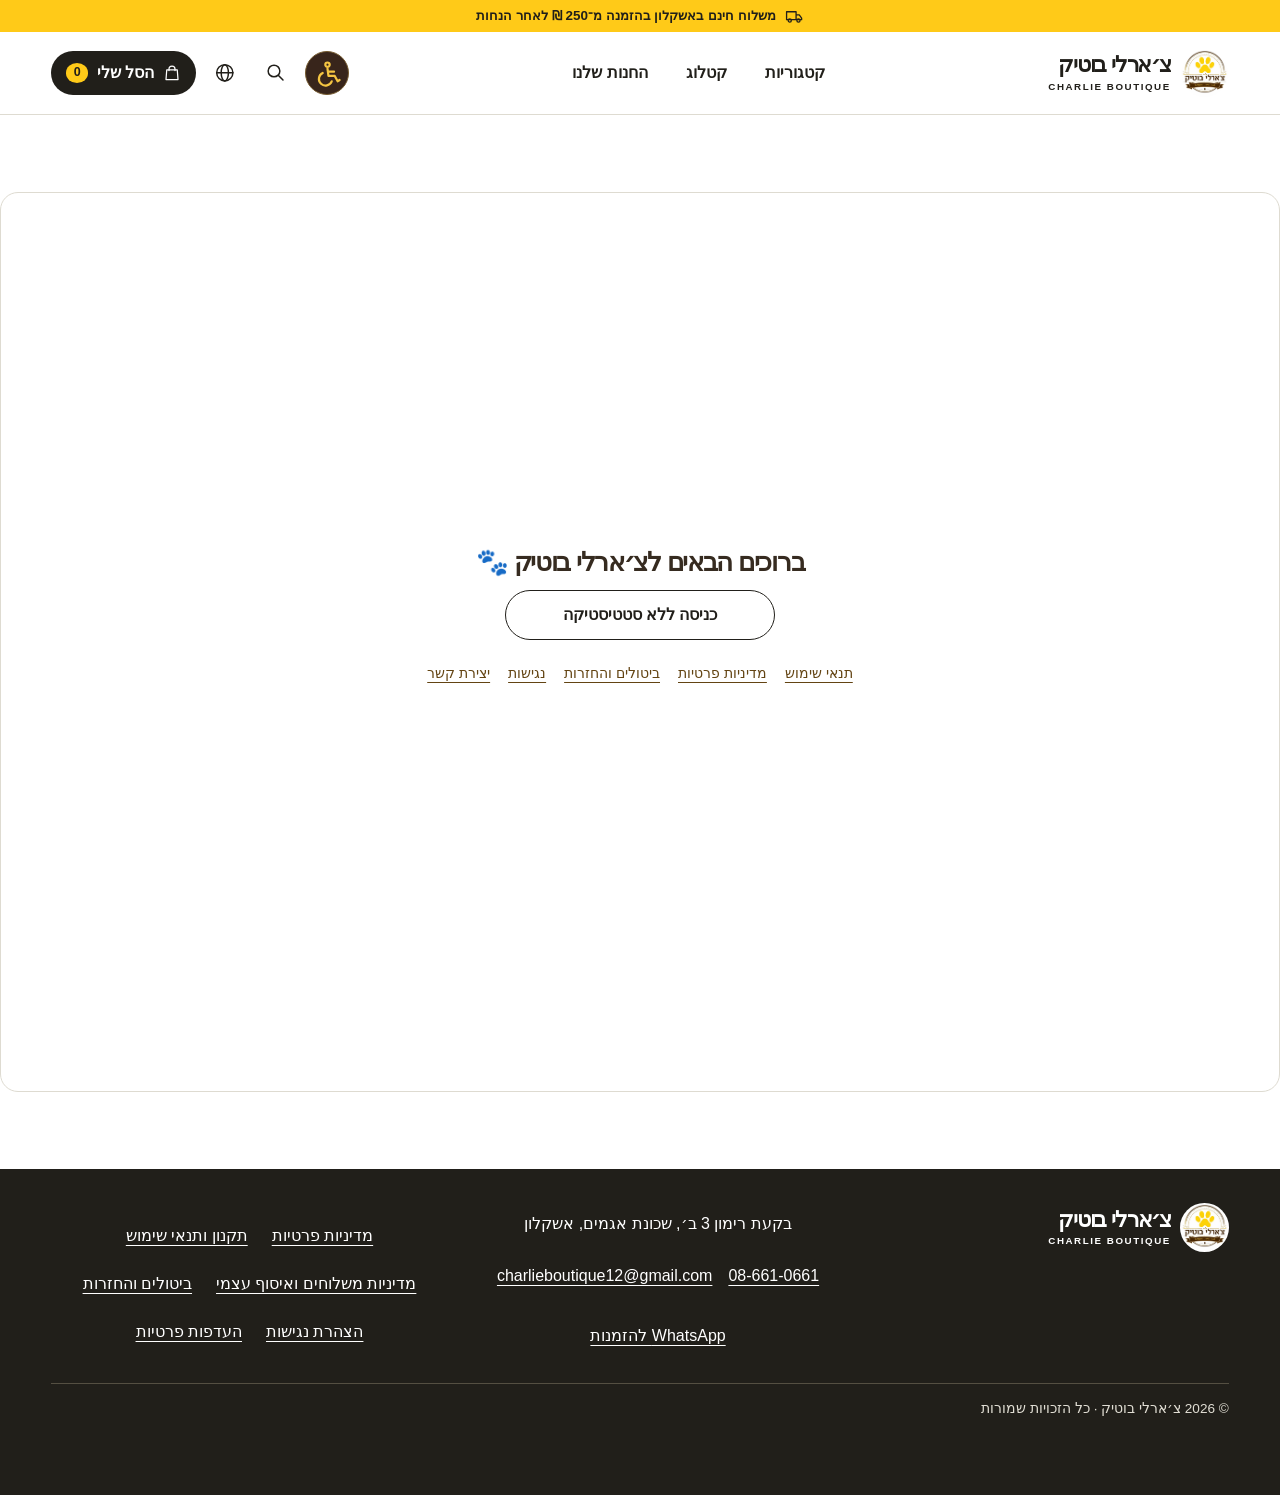
<file: index.html>
<!doctype html>
<html lang="he" dir="rtl">
<head>
<meta charset="utf-8">
<meta name="viewport" content="width=device-width,initial-scale=1">
<title>צ׳ארלי בוטיק | חנות חיות באשקלון</title>
<link rel="icon" href="./assets/logo.b0ebe9b97b686d28.png">
<link rel="stylesheet" href="./styles/tokens.abccb46f831fa7a2.css">
<link rel="stylesheet" href="./styles/store.03346071e336c3e6.css">
<link rel="stylesheet" href="./measurement.f20393883e6bb42e.css">
<link rel="stylesheet" href="./accessibility.9fd39d0fd9dc74fa.css">
<script defer src="./accessibility.a635bac3f334796a.js">
</script>
</head>
<body id="top">
<a href="#categories-home" class="skip">דילוג לקטגוריות</a>
<div class="delivery-strip">
<svg aria-hidden="true" class="icon" viewBox="0 0 24 24">
<path d="M2 6h12v10H2ZM14 10h4l3 4v2h-7"/>
<circle cx="6" cy="17" r="2"/>
<circle cx="17" cy="17" r="2"/>
</svg>משלוח חינם באשקלון בהזמנה מ־250 ₪ לאחר הנחות</div>
<header class="mast">
<div class="shell mast-inner">
<a class="brand" href="#top">
<img src="./assets/logo.b0ebe9b97b686d28.png" alt="" width="48" height="48">
<span>צ׳ארלי בוטיק<small lang="en" dir="ltr">CHARLIE BOUTIQUE</small>
</span>
</a>
<nav aria-label="ניווט ראשי">
<a href="#categories-home">קטגוריות</a>
<a href="#catalog" data-shop>קטלוג</a>
<a href="#offers" data-shop id="offersNav" hidden>מבצעים</a>
<a href="#boutique">החנות שלנו</a>
</nav>
<div class="tools"><div id="desktopAccess"></div>
<a class="icon-btn" data-search href="#catalog" aria-label="חיפוש מוצרים">
<svg aria-hidden="true" class="icon" viewBox="0 0 24 24">
<circle cx="10" cy="10" r="6.5"/>
<path d="m15 15 5 5"/>
</svg>
</a>
<details id="languageMenu">
<summary class="icon-btn" aria-label="בחירת שפה">
<svg aria-hidden="true" class="icon" viewBox="0 0 24 24">
<circle cx="12" cy="12" r="9"/>
<ellipse cx="12" cy="12" rx="4" ry="9"/>
<path d="M3 12h18"/>
</svg>
</summary>
<div id="entryLanguage" class="entry-language" role="group" data-entry-label="language" aria-label="שפה">
      <button type="button" data-language="he" lang="he" aria-pressed="true">עברית</button>
      <button type="button" data-language="ru" lang="ru" aria-pressed="false">Русский</button>
      <button type="button" data-language="en" lang="en" aria-pressed="false">English</button>
    </div>
</details>
<button class="cart-launch" id="cartOpen">
<svg aria-hidden="true" class="icon" viewBox="0 0 24 24">
<path d="M5 8h14l1 13H4L5 8Z"/>
<path d="M8 9V7a4 4 0 0 1 8 0v2"/>
</svg>
<span>הסל שלי</span>
<b id="cartCount">0</b>
</button>
</div>
</div>
</header>
<main>
<section class="hero shell" aria-labelledby="heroTitle">
<div class="hero-copy">
<div class="location">
<svg aria-hidden="true" class="icon" viewBox="0 0 24 24">
<path d="M19 10c0 5-7 11-7 11S5 15 5 10a7 7 0 0 1 14 0Z"/>
<circle cx="12" cy="10" r="2.3"/>
</svg> בוטיק לחיות מחמד באשקלון</div>
<h1 id="heroTitle">כי גם להם<br>מגיע <em>הטוב ביותר.</em>
</h1>
<p>מזון, חטיפים ואביזרים לחיות המחמד שלכם. <br>כל מה שאוהבים אצלנו בחנות, גם אונליין.</p>
<div class="hero-actions">
<a data-shop class="btn primary" href="#catalog">לקטלוג המוצרים</a>
<a href="#boutique" class="text-link">החנות שלנו</a>
</div>
</div>
<div class="hero-photo">
<picture>
<source media="(max-width: 600px)" srcset="./assets/hero-small.82a95f0728358f96.jpg">
<img src="./assets/hero.625943687bc12456.jpg" width="1000" height="1250" alt="גולדן רטריבר עם בנדנה חומה על רקע צהוב" fetchpriority="high">
</picture>
<div aria-hidden="true" class="photomark">Charlie<span>Boutique</span>
</div>
</div>
</section>
<section class="shell cat-section" id="categories-home">
<div class="section-title">
<h2>למי קונים היום?</h2>
<a class="text-link" data-shop href="#catalog">לכל המוצרים</a>
</div>
<div id="shortcuts" class="shortcuts">
</div>
</section>
<section id="storeEntry" class="entry-card" aria-labelledby="entryTitle">
  <div class="entry-inner">
    <h2 id="entryTitle" data-entry="title">ברוכים הבאים לצ׳ארלי בוטיק 🐾</h2>
    <div id="entryMeasurement" hidden>
      <p id="entryNotice" data-entry="notice">
</p>
      <p>
<span data-entry="rights">
</span> <a href="./privacy.html" data-entry="privacy">
</a>.</p>
    </div>
    <div class="entry-choices">
      <button class="btn" type="button" id="entryAllow" aria-describedby="entryNotice" data-entry="withStats" hidden>
</button>
      <button class="btn" type="button" id="entryDeny" data-entry="withoutStats">
</button>
    </div>
    <nav class="entry-links" aria-label="מידע על החנות" data-entry-label="links">
      <a href="./store-policies.html#terms" data-entry="terms">
</a>
      <a href="./privacy.html" data-entry="privacy">
</a>
      <a href="./store-policies.html#returns" data-entry="returns">
</a>
      <a href="./store-policies.html#accessibility" data-entry="accessibility">
</a>
      <a href="./privacy.html#privacyContact" data-entry="contact">
</a>
    </nav>
    <noscript>כדי להיכנס לחנות יש להפעיל JavaScript. <a href="./privacy.html">מדיניות פרטיות ופרטי קשר</a> · <a href="./store-policies.html">מסמכי החנות</a>
</noscript>
  </div>
</section>
<div id="storeContent" hidden>
<section id="offers" class="shell section" hidden>
<h2>מבצעי החנות</h2>
<div id="offerList">
</div>
</section>
<section id="catalog" class="shell section" tabindex="-1">
<div class="section-title">
<h2>הקטלוג שלנו</h2>
<span id="resultCount">
</span>
</div>
<div class="toolbar">
<label class="field">
<svg aria-hidden="true" class="icon" viewBox="0 0 24 24">
<circle cx="10" cy="10" r="6.5"/>
<path d="m15 15 5 5"/>
</svg>
<input id="search" type="search" aria-label="חיפוש מוצר או מותג" placeholder="חיפוש מוצר או מותג">
</label>
<select id="sort" aria-label="מיון מוצרים">
<option value="default">סדר תצוגה</option>
<option value="low">מחיר מהנמוך לגבוה</option>
<option value="high">מחיר מהגבוה לנמוך</option>
</select>
</div>
<div id="categories" class="categories">
</div>
<div id="filters" class="filters">
</div>
<div id="products" class="grid" aria-live="polite">
</div>
</section>
<section id="spotlight" class="shell section" hidden>
<h2>מוצר שכדאי להכיר</h2>
<div id="featured">
</div>
</section>
<section id="brands" class="shell section" hidden>
<h2>המותגים שלנו</h2>
<div id="brandList">
</div>
</section>
</div>
<section id="boutique" class="info">
<div class="shell">
<h2>החנות באשקלון</h2>
<div class="info-grid">
<article>
<svg aria-hidden="true" class="icon" viewBox="0 0 24 24">
<path d="M19 10c0 5-7 11-7 11S5 15 5 10a7 7 0 0 1 14 0Z"/>
<circle cx="12" cy="10" r="2.3"/>
</svg>
<h3>בואו לבקר</h3>
<p>בקעת רימון 3 ב׳, שכונת אגמים, אשקלון</p>
<a href="tel:086610661" dir="ltr">08-661-0661</a>
</article>
<article>
<svg aria-hidden="true" class="icon" viewBox="0 0 24 24">
<circle cx="12" cy="12" r="9"/>
<path d="M12 6v6l4 2"/>
</svg>
<h3>שעות איסוף</h3>
<p>ראשון–חמישי <bdi>10:00–19:30</bdi>
<br>שישי <bdi>09:00–15:00</bdi>, בתיאום מראש</p>
</article>
<article>
<svg aria-hidden="true" class="icon" viewBox="0 0 24 24">
<path d="M2 6h12v10H2ZM14 10h4l3 4v2h-7"/>
<circle cx="6" cy="17" r="2"/>
<circle cx="17" cy="17" r="2"/>
</svg>
<h3>משלוח עד הבית</h3>
<p>משלוח חינם באשקלון בלבד מ־250 ₪ לאחר הנחות. משלוחים בימים ראשון–חמישי.</p>
<a href="./store-policies.html#shipping">למדיניות המשלוחים</a>
</article>
</div>
</div>
</section>
</main>
<dialog id="purchaseTerms" dir="rtl" aria-labelledby="purchaseTermsTitle">
  <form method="dialog">
    <h2 id="purchaseTermsTitle" data-entry="orderTitle">
</h2>
    <p>
<a href="./store-policies.html#terms" target="_blank" rel="noopener" data-entry="readTerms">
</a>
</p>
    <label class="entry-check">
<input id="termsAccept" type="checkbox" required> <span data-entry="accept">
</span>
</label>
    <div class="entry-choices">
      <button type="submit" class="btn" id="termsContinue" data-entry="continue">
</button>
      <button type="button" class="btn alt" id="termsCancel" data-entry="cancel">
</button>
    </div>
  </form>
</dialog>
<section class="measurement-preferences" id="measurementPreferences" hidden tabindex="-1" aria-labelledby="measurementTitle" aria-describedby="measurementNotice">
<h2 id="measurementTitle">העדפות פרטיות</h2>
<p id="measurementNotice">רק בהסכמתכם נמדוד ביקורים, צפיות במוצרים, הוספות לסל ולחיצות ל־WhatsApp, כדי לשפר את החנות. המדידה משתמשת במזהה דפדפן אקראי ואינה כוללת שם, טלפון או תוכן הזמנה. אפשר לקנות גם ללא מדידה ולשנות את הבחירה בכל עת דרך ״העדפות פרטיות״ בתחתית האתר.</p>
<p>
<span data-metrics-details>המדידה כוללת גם סוג מכשיר כללי וקטגוריית מקור ההגעה. הנתונים נקלטים ונשמרים ב־Supabase. הדוחות זמינים למנהלים מורשים. לפניות פרטיות ולבקשות עיון ותיקון פנו לאלכסנדר אטוס בדוא״ל</span> <a href="mailto:charlieboutique12@gmail.com">charlieboutique12@gmail.com</a>. <a href="./privacy.html">מדיניות הפרטיות המלאה</a>.</p>
<div class="measurement-actions">
<button class="btn" type="button" data-metrics-allow>אישור מדידה</button>
<button class="btn" type="button" data-metrics-deny>ללא מדידה</button>
</div>
<label>
<input type="checkbox"> <span data-metrics-staff>ביקור צוות · החרגה ממדידה בדפדפן זה</span>
</label>
<p role="status">
</p>
</section>
<div class="overlay" id="cartOverlay">
<section class="modal" role="dialog" aria-modal="true" aria-label="סל קניות">
<div class="modal-head">
<h2>סל הקניות שלי</h2>
<button class="mini" id="cartClose">סגירה</button>
</div>
<div id="cartItems">
</div>
<div id="cartTotal">
</div>
<p id="deliveryStatus" hidden></p>
<button class="btn" id="checkout">שליחת הזמנה בוואטסאפ</button>
</section>
</div>
<footer class="store-footer">
  <div class="footer-identity">
<a class="brand" href="#top">
<img src="./assets/logo.b0ebe9b97b686d28.png" alt="" width="48" height="48">
<span>צ׳ארלי בוטיק<small lang="en" dir="ltr">CHARLIE BOUTIQUE</small>
</span>
</a>
</div>
<p>© <span id="year">
</span> צ׳ארלי בוטיק · כל הזכויות שמורות</p>
  <address id="storeContact" tabindex="-1">בקעת רימון 3 ב׳, שכונת אגמים, אשקלון
  <a href="tel:086610661">
<bdi>08-661-0661</bdi>
</a>
  <a href="mailto:charlieboutique12@gmail.com">charlieboutique12@gmail.com</a>
  <a href="https://wa.me/972546375055">WhatsApp להזמנות</a>
</address>
<nav aria-label="מדיניות החנות והעדפות פרטיות">
    <ul>
      <li>
<a href="./privacy.html">מדיניות פרטיות</a>
</li>
      <li>
<a href="./store-policies.html#terms">תקנון ותנאי שימוש</a>
</li>
      <li>
<a href="./store-policies.html#shipping">מדיניות משלוחים ואיסוף עצמי</a>
</li>
      <li>
<a href="./store-policies.html#returns">ביטולים והחזרות</a>
</li>
      <li>
<a href="./store-policies.html#accessibility">הצהרת נגישות</a>
</li>
      <li>
        <a id="privacyPreferencesLink" href="./privacy.html#preferences">העדפות פרטיות</a>
        <button class="measurement-open" id="measurementOpen" type="button" aria-controls="measurementPreferences" aria-expanded="false" hidden>העדפות פרטיות</button>
      </li>
    </ul>
  </nav>
</footer>
<nav class="mobile-dock" aria-label="ניווט מהיר"><a href="#categories-home"><svg aria-hidden="true" class="icon" viewBox="0 0 24 24"><path d="M3 3h7v7H3z M14 3h7v7h-7z M3 14h7v7H3z M14 14h7v7h-7z"/></svg>קטגוריות</a><a href="#catalog" data-shop><svg aria-hidden="true" class="icon" viewBox="0 0 24 24"><path d="M4 4h16v16H4z M8 8h8 M8 12h8 M8 16h4"/></svg>קטלוג</a><button type="button" id="dockCart"><svg aria-hidden="true" class="icon" viewBox="0 0 24 24"><path d="M4 8h16l1 13H3z M8 9V7a4 4 0 0 1 8 0v2"/></svg>הסל שלי</button><div id="mobileAccess"></div></nav>
<script src="./scripts/catalog.f5fea773bc90f557.js"></script>
<script src="./scripts/measurement.45b905fe85a47c58.js">
</script>
<script src="./scripts/entry.dfa34dcbcbf8e44e.js">
</script>
<script src="./scripts/pricing.0cbc6b7cdb4488cb.js"></script>
<script src="./scripts/presentation.aa4097cb05f539d9.js"></script>
<script src="./scripts/store.1ef78d40d9140337.js">
</script>
</body>
</html>
</file>
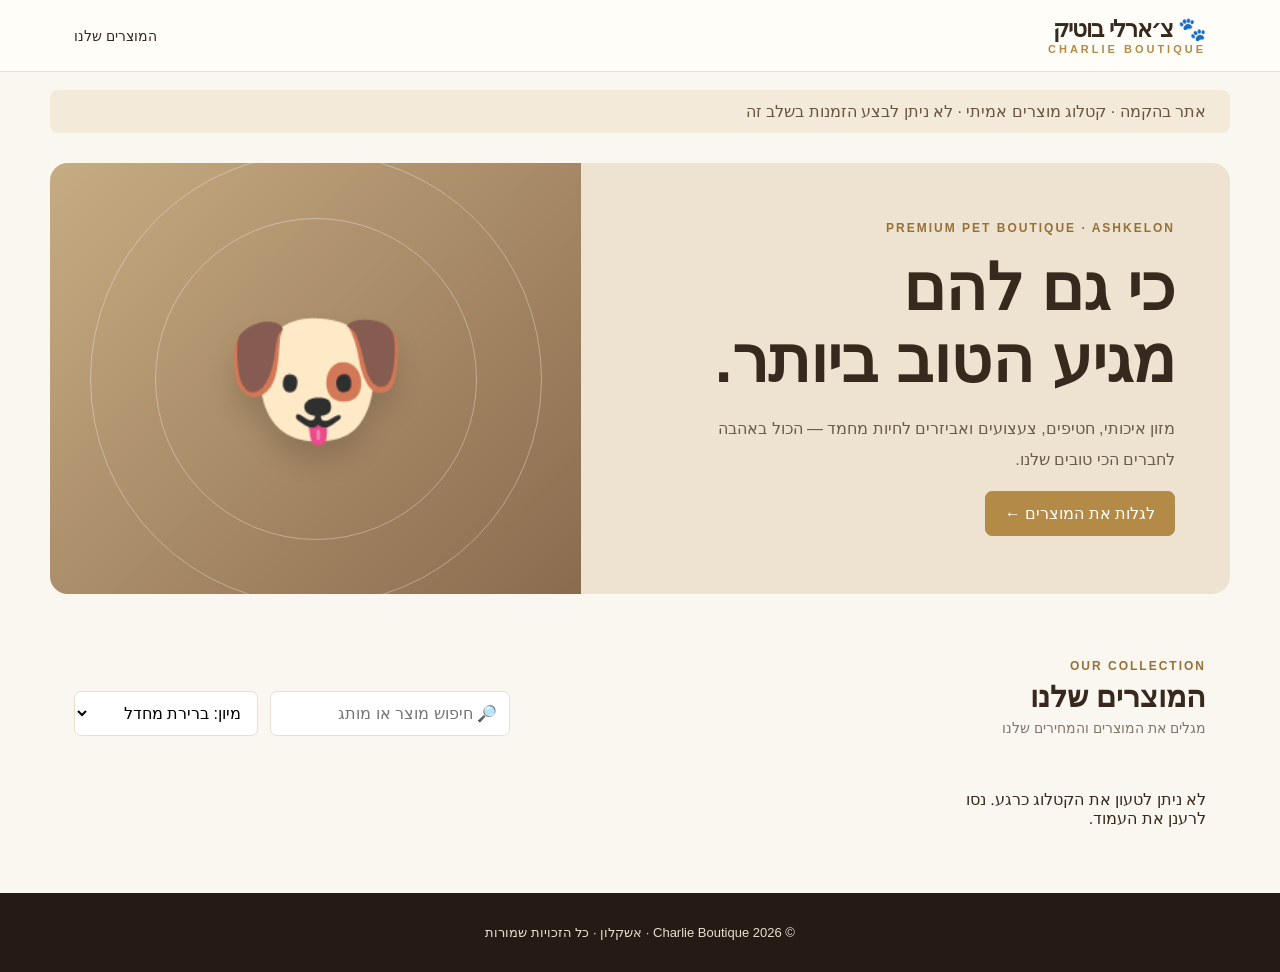
<file: index (2).html>
<!doctype html><html lang="he" dir="rtl"><head><meta charset="utf-8"><meta name="viewport" content="width=device-width,initial-scale=1"><title>צ׳ארלי בוטיק | חנות חיות</title><style>
:root{--cream:#faf7f0;--paper:#fffdf8;--brown:#38291e;--gold:#b38b47;--line:#e8dfd1;--muted:#81766a}*{box-sizing:border-box}body{margin:0;background:var(--cream);color:var(--brown);font-family:Arial,'Noto Sans Hebrew',sans-serif}button,input,select,textarea{font:inherit}button{cursor:pointer}header{background:var(--paper);border-bottom:1px solid var(--line);position:sticky;top:0;z-index:5}.top{max-width:1180px;margin:auto;padding:16px 24px;display:flex;justify-content:space-between;align-items:center;gap:20px}.brand{font-size:23px;font-weight:800;letter-spacing:-1px}.brand small{display:block;font-size:11px;letter-spacing:3px;color:var(--gold);font-weight:600}.nav{display:flex;gap:20px;align-items:center}.nav a{color:inherit;text-decoration:none;font-size:14px}.btn{background:var(--brown);border:1px solid var(--brown);color:white;padding:12px 19px;border-radius:7px}.btn.alt{background:transparent;color:var(--brown)}.btn.gold{background:var(--gold);border-color:var(--gold)}.hero{max-width:1180px;margin:30px auto 0;min-height:360px;border-radius:18px;overflow:hidden;display:grid;grid-template-columns:1.1fr .9fr;background:#eee3d0}.hero-copy{padding:58px 55px}.eyebrow{color:#957139;letter-spacing:2px;font-size:12px;font-weight:bold}.hero h1{font-size:clamp(36px,5vw,65px);line-height:1.12;margin:18px 0}.hero p{line-height:1.9;color:#6b5b4a;max-width:460px}.hero-art{background:linear-gradient(135deg,#c6ac82,#8b6b4e);display:flex;align-items:center;justify-content:center;position:relative;overflow:hidden}.hero-art:before,.hero-art:after{content:'';position:absolute;width:320px;height:320px;border:1px solid #ffffff55;border-radius:50%}.hero-art:after{width:450px;height:450px}.paw{font-size:150px;filter:drop-shadow(0 18px 12px #0002);z-index:1}.wrap{max-width:1180px;margin:65px auto;padding:0 24px}.section-head{display:flex;align-items:end;justify-content:space-between;gap:20px;margin-bottom:22px}.section-head h2{font-size:30px;margin:6px 0}.sub{color:var(--muted);font-size:14px}.categories{display:flex;gap:10px;flex-wrap:wrap;margin:20px 0}.chip{background:white;border:1px solid var(--line);border-radius:100px;padding:9px 18px;color:var(--brown)}.chip.active{background:var(--brown);color:white}.toolbar{display:flex;gap:12px;flex-wrap:wrap}.toolbar input,.toolbar select,input,textarea,select{border:1px solid var(--line);background:white;border-radius:7px;padding:12px;min-width:0}.toolbar input{min-width:240px}.grid{display:grid;grid-template-columns:repeat(4,minmax(0,1fr));gap:18px}.product{background:white;border:1px solid var(--line);border-radius:12px;overflow:hidden}.photo{aspect-ratio:1/1;background:#f0e9dd;display:flex;align-items:center;justify-content:center;font-size:60px;overflow:hidden}.photo img{width:100%;height:100%;object-fit:contain}.pbody{padding:17px}.pbody small{color:var(--gold)}.pbody h3{margin:8px 0;font-size:17px;min-height:40px}.pbody p{color:var(--muted);font-size:13px;min-height:28px}.price{font-size:23px;font-weight:800;margin:14px 0}.product .btn{width:100%}footer{background:#261b14;color:#e8ded1;padding:32px;text-align:center;font-size:13px}.overlay{position:fixed;inset:0;background:#0008;display:none;align-items:center;justify-content:center;z-index:20;padding:15px}.overlay.open{display:flex}.modal{background:var(--paper);width:min(760px,100%);max-height:94vh;overflow:auto;border-radius:16px;padding:25px}.modal-head{display:flex;justify-content:space-between;align-items:center}.form-grid{display:grid;grid-template-columns:1fr 1fr;gap:12px}.field{display:flex;flex-direction:column;gap:7px;margin:9px 0}.field.full{grid-column:1/-1}.field label{font-size:13px;font-weight:700}.admin-list{margin-top:20px;max-height:260px;overflow:auto}.admin-item{display:flex;align-items:center;justify-content:space-between;gap:12px;padding:10px;border-bottom:1px solid var(--line)}.admin-item .actions{display:flex;gap:6px}.mini{padding:7px 10px;border:1px solid var(--line);background:white;border-radius:6px}.notice{background:#f3ead9;padding:12px;border-radius:7px;color:#69533c;font-size:13px;line-height:1.7}.empty{text-align:center;padding:50px;color:var(--muted)}@media(max-width:850px){.grid{grid-template-columns:repeat(2,minmax(0,1fr))}.hero{grid-template-columns:1fr}.hero-art{min-height:180px}.hero-copy{padding:40px 25px}.nav{gap:10px}.nav a{display:none}}@media(max-width:480px){.grid{grid-template-columns:1fr 1fr;gap:9px}.pbody{padding:11px}.pbody h3{font-size:14px}.pbody .btn{font-size:12px;padding:10px 5px}.photo{font-size:40px}.top{padding:12px}.brand{font-size:18px}.section-head{display:block}.toolbar input{min-width:100%;width:100%}.form-grid{grid-template-columns:1fr}.field.full{grid-column:auto}.wrap{margin:40px auto}}
.stock{font-size:13px;color:#287044}.stock.out{color:#a33232}.variant{width:100%;margin:8px 0}.pbody .desc{white-space:pre-wrap;overflow-wrap:anywhere}.filters{display:flex;gap:12px;flex-wrap:wrap;margin:12px 0}.product .btn:disabled{opacity:.6;cursor:not-allowed}</style></head><body><header><div class="top"><div class="brand">🐾 צ׳ארלי בוטיק<small>CHARLIE BOUTIQUE</small></div><nav class="nav"><a href="#catalog">המוצרים שלנו</a></nav></div></header><main><div style="max-width:1180px;margin:18px auto;padding:12px 24px;background:#f3ead9;border-radius:8px;color:#69533c">אתר בהקמה · קטלוג מוצרים אמיתי · לא ניתן לבצע הזמנות בשלב זה</div><section class="hero"><div class="hero-copy"><div class="eyebrow">PREMIUM PET BOUTIQUE · ASHKELON</div><h1>כי גם להם<br>מגיע הטוב ביותר.</h1><p>מזון איכותי, חטיפים, צעצועים ואביזרים לחיות מחמד — הכול באהבה לחברים הכי טובים שלנו.</p><a href="#catalog"><button class="btn gold">לגלות את המוצרים ←</button></a></div><div class="hero-art"><div class="paw">🐶</div></div></section><section class="wrap" id="catalog"><div class="section-head"><div><div class="eyebrow">OUR COLLECTION</div><h2>המוצרים שלנו</h2><div class="sub">מגלים את המוצרים והמחירים שלנו</div></div><div class="toolbar"><input id="search" placeholder="🔎 חיפוש מוצר או מותג" ><select id="sort" ><option value="default">מיון: ברירת מחדל</option><option value="low">מחיר: מהנמוך לגבוה</option><option value="high">מחיר: מהגבוה לנמוך</option></select></div></div><div id="categories" class="categories"></div><div id="filters" class="filters"></div><div id="products" class="grid"></div></section></main><footer>© <span id="year"></span> Charlie Boutique · אשקלון · כל הזכויות שמורות</footer><script>
const base='https://vouudpwvkqxqdqmcptgo.supabase.co';
const key='sb_publishable_PARbVrHu0FK4X2i2VthZ6Q_G65VYWjq';
const $=id=>document.getElementById(id);
let products=[],cats=[],active='',selected=new Set();
function node(tag,text,cls){const e=document.createElement(tag);if(text!=null)e.textContent=text;if(cls)e.className=cls;return e;}
async function get(table,query){const r=await fetch(base+'/rest/v1/'+table+'?'+query,{headers:{apikey:key}});if(!r.ok)throw Error('HTTP '+r.status);return r.json();}
function belongs(id,root){const seen=new Set();while(id&&!seen.has(id)){if(id===root)return true;seen.add(id);id=cats.find(c=>c.id===id)?.parent_id;}return false;}
function filters(){const box=$('categories');box.replaceChildren();for(const c of [{id:'',name:'הכול'},...cats.filter(c=>!c.parent_id)]){const b=node('button',c.name,'chip'+(active===c.id?' active':''));b.onclick=()=>{active=c.id;selected.clear();filters();render()};box.append(b);}const f=$('filters');f.replaceChildren();if(active)for(const c of cats.filter(c=>c.id!==active&&belongs(c.id,active))){const l=node('label');const i=node('input');i.type='checkbox';i.checked=selected.has(c.id);i.onchange=()=>{i.checked?selected.add(c.id):selected.delete(c.id);render()};l.append(i,document.createTextNode(c.name));f.append(l);}}
const price=v=>Number(v.sale_price??v.price);const min=p=>Math.min(...p.product_variants.map(price));const money=n=>new Intl.NumberFormat('he-IL',{style:'currency',currency:'ILS'}).format(n);
function render(){const q=$('search').value.trim().toLowerCase();const list=products.filter(p=>(!active||belongs(p.category_id,active))&&(!selected.size||[...selected].some(c=>belongs(p.category_id,c)))&&[p.name,p.brand].join(' ').toLowerCase().includes(q));if($('sort').value==='low')list.sort((a,b)=>min(a)-min(b));if($('sort').value==='high')list.sort((a,b)=>min(b)-min(a));const box=$('products');box.replaceChildren();if(!list.length){box.append(node('div','לא נמצאו מוצרים מתאימים','empty'));return;}for(const p of list){const card=node('article',null,'product'),photo=node('div',null,'photo'),body=node('div',null,'pbody');try{const u=new URL(p.image_url);if(u.origin===base&&u.pathname.startsWith('/storage/v1/object/public/product-images/')){const img=node('img');img.src=u.href;img.alt=p.name;img.loading='lazy';photo.append(img);}}catch{}if(!photo.childNodes.length)photo.textContent='🐾';body.append(node('small',p.brand||''),node('h3',p.name));if(p.description){const details=node('details');details.append(node('summary','פרטי המוצר'),node('p',p.description,'desc'));body.append(details);}const variants=p.product_variants;const select=node('select',null,'variant');select.setAttribute('aria-label','גודל או משקל');variants.forEach((v,i)=>{const o=node('option',v.size);o.value=i;select.append(o)});if(variants.length)body.append(select);const cost=node('div',null,'price'),stock=node('div',null,'stock'),button=node('button','הזמנות יופעלו בהמשך','btn');button.disabled=true;function update(){const v=variants[Number(select.value)];cost.replaceChildren();if(v){if(v.sale_price!=null&&Number(v.sale_price)<Number(v.price)){const old=node('del',money(Number(v.price)));old.style.fontSize='14px';cost.append(old,document.createTextNode(' '));}cost.append(document.createTextNode(money(price(v))));}else cost.textContent='מחיר בבירור';stock.textContent=v?.in_stock?'● זמין במלאי':'● אזל מהמלאי';stock.className='stock'+(v?.in_stock?'':' out');button.textContent=v?.in_stock?'הזמנות יופעלו בהמשך':'לא זמין להזמנה';}select.onchange=update;update();body.append(cost,stock,button);card.append(photo,body);box.append(card);}}
$('year').textContent=new Date().getFullYear();$('search').oninput=render;$('sort').onchange=render;
(async()=>{try{$('products').textContent='טוען מוצרים...';[cats,products]=await Promise.all([get('categories','select=id,name,parent_id&order=name'),get('products','select=id,name,brand,description,category_id,image_url,product_variants(id,size,price,sale_price,in_stock)&is_active=eq.true&order=created_at.desc')]);filters();render();}catch(e){$('products').textContent='לא ניתן לטעון את הקטלוג כרגע. נסו לרענן את העמוד.';console.error(e);}})();
</script></body></html>
</file>
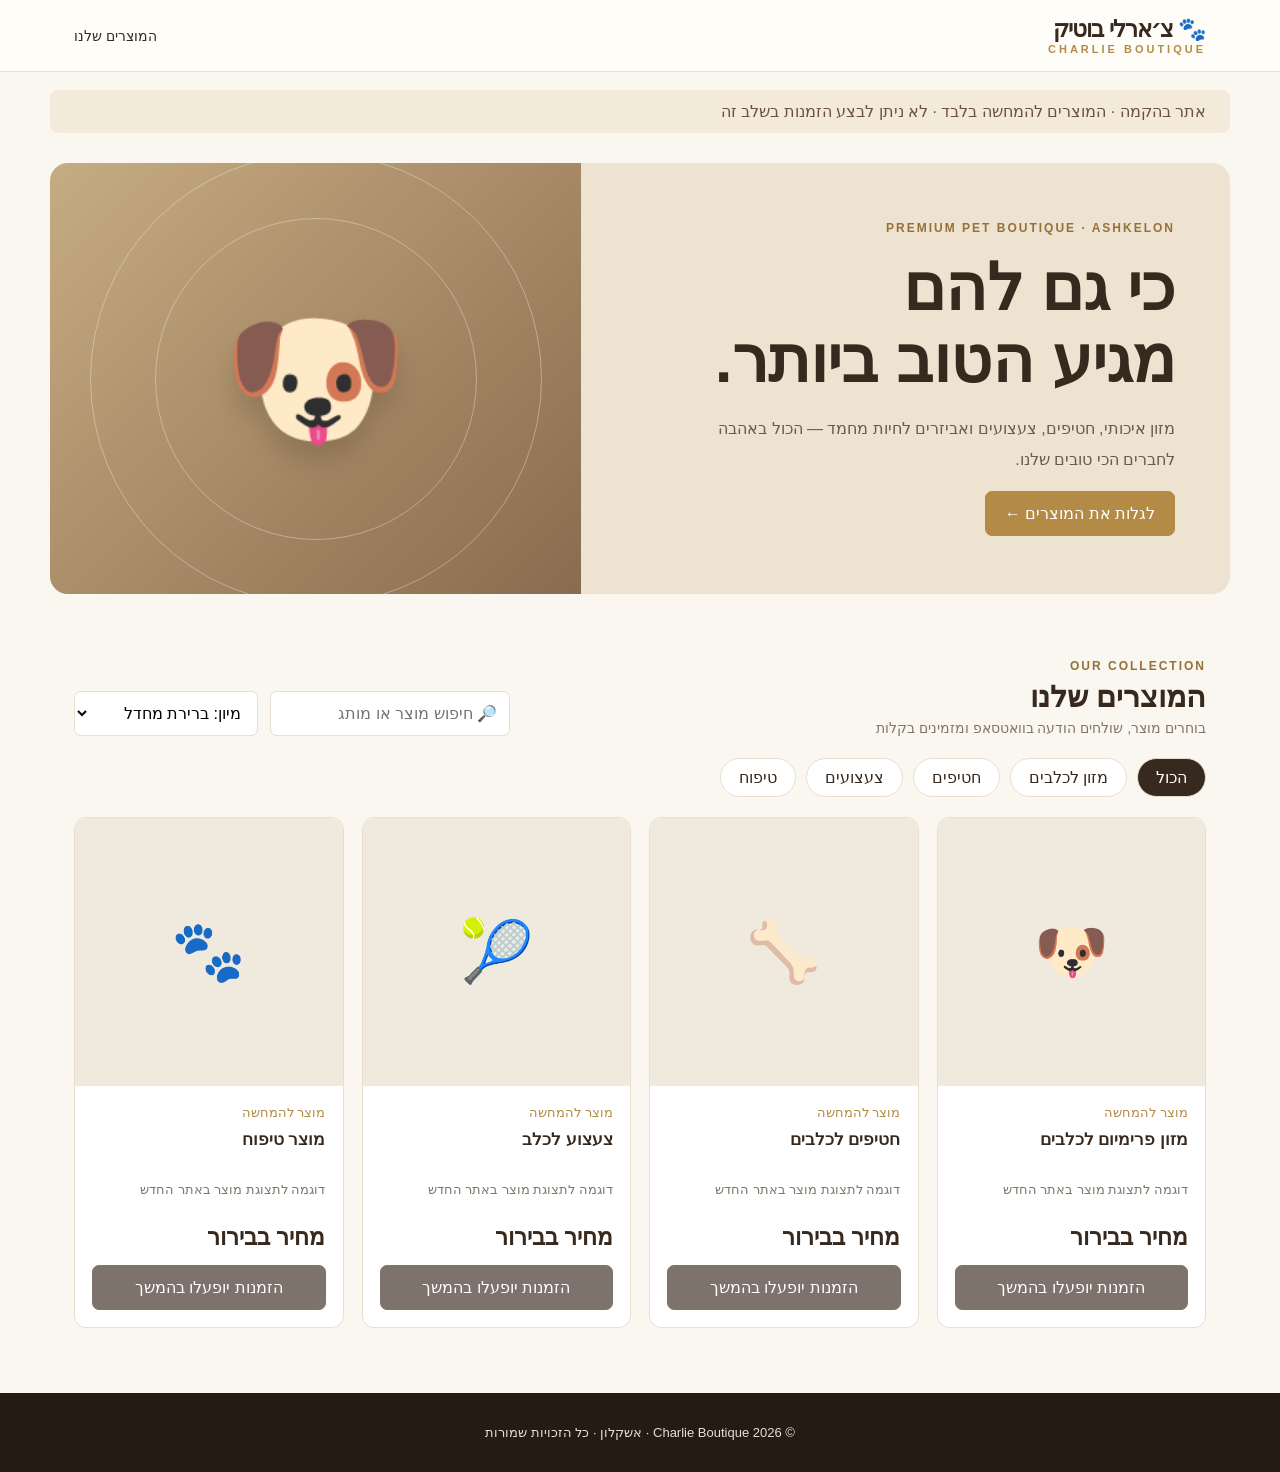
<file: index.html.html>
<!doctype html><html lang="he" dir="rtl"><head><meta charset="utf-8"><meta name="viewport" content="width=device-width,initial-scale=1"><title>צ׳ארלי בוטיק | חנות חיות</title><style>
:root{--cream:#faf7f0;--paper:#fffdf8;--brown:#38291e;--gold:#b38b47;--line:#e8dfd1;--muted:#81766a}*{box-sizing:border-box}body{margin:0;background:var(--cream);color:var(--brown);font-family:Arial,'Noto Sans Hebrew',sans-serif}button,input,select,textarea{font:inherit}button{cursor:pointer}header{background:var(--paper);border-bottom:1px solid var(--line);position:sticky;top:0;z-index:5}.top{max-width:1180px;margin:auto;padding:16px 24px;display:flex;justify-content:space-between;align-items:center;gap:20px}.brand{font-size:23px;font-weight:800;letter-spacing:-1px}.brand small{display:block;font-size:11px;letter-spacing:3px;color:var(--gold);font-weight:600}.nav{display:flex;gap:20px;align-items:center}.nav a{color:inherit;text-decoration:none;font-size:14px}.btn{background:var(--brown);border:1px solid var(--brown);color:white;padding:12px 19px;border-radius:7px}.btn.alt{background:transparent;color:var(--brown)}.btn.gold{background:var(--gold);border-color:var(--gold)}.hero{max-width:1180px;margin:30px auto 0;min-height:360px;border-radius:18px;overflow:hidden;display:grid;grid-template-columns:1.1fr .9fr;background:#eee3d0}.hero-copy{padding:58px 55px}.eyebrow{color:#957139;letter-spacing:2px;font-size:12px;font-weight:bold}.hero h1{font-size:clamp(36px,5vw,65px);line-height:1.12;margin:18px 0}.hero p{line-height:1.9;color:#6b5b4a;max-width:460px}.hero-art{background:linear-gradient(135deg,#c6ac82,#8b6b4e);display:flex;align-items:center;justify-content:center;position:relative;overflow:hidden}.hero-art:before,.hero-art:after{content:'';position:absolute;width:320px;height:320px;border:1px solid #ffffff55;border-radius:50%}.hero-art:after{width:450px;height:450px}.paw{font-size:150px;filter:drop-shadow(0 18px 12px #0002);z-index:1}.wrap{max-width:1180px;margin:65px auto;padding:0 24px}.section-head{display:flex;align-items:end;justify-content:space-between;gap:20px;margin-bottom:22px}.section-head h2{font-size:30px;margin:6px 0}.sub{color:var(--muted);font-size:14px}.categories{display:flex;gap:10px;flex-wrap:wrap;margin:20px 0}.chip{background:white;border:1px solid var(--line);border-radius:100px;padding:9px 18px;color:var(--brown)}.chip.active{background:var(--brown);color:white}.toolbar{display:flex;gap:12px;flex-wrap:wrap}.toolbar input,.toolbar select,input,textarea,select{border:1px solid var(--line);background:white;border-radius:7px;padding:12px;min-width:0}.toolbar input{min-width:240px}.grid{display:grid;grid-template-columns:repeat(4,minmax(0,1fr));gap:18px}.product{background:white;border:1px solid var(--line);border-radius:12px;overflow:hidden}.photo{aspect-ratio:1/1;background:#f0e9dd;display:flex;align-items:center;justify-content:center;font-size:60px;overflow:hidden}.photo img{width:100%;height:100%;object-fit:cover}.pbody{padding:17px}.pbody small{color:var(--gold)}.pbody h3{margin:8px 0;font-size:17px;min-height:40px}.pbody p{color:var(--muted);font-size:13px;min-height:28px}.price{font-size:23px;font-weight:800;margin:14px 0}.product .btn{width:100%}footer{background:#261b14;color:#e8ded1;padding:32px;text-align:center;font-size:13px}.overlay{position:fixed;inset:0;background:#0008;display:none;align-items:center;justify-content:center;z-index:20;padding:15px}.overlay.open{display:flex}.modal{background:var(--paper);width:min(760px,100%);max-height:94vh;overflow:auto;border-radius:16px;padding:25px}.modal-head{display:flex;justify-content:space-between;align-items:center}.form-grid{display:grid;grid-template-columns:1fr 1fr;gap:12px}.field{display:flex;flex-direction:column;gap:7px;margin:9px 0}.field.full{grid-column:1/-1}.field label{font-size:13px;font-weight:700}.admin-list{margin-top:20px;max-height:260px;overflow:auto}.admin-item{display:flex;align-items:center;justify-content:space-between;gap:12px;padding:10px;border-bottom:1px solid var(--line)}.admin-item .actions{display:flex;gap:6px}.mini{padding:7px 10px;border:1px solid var(--line);background:white;border-radius:6px}.notice{background:#f3ead9;padding:12px;border-radius:7px;color:#69533c;font-size:13px;line-height:1.7}.empty{text-align:center;padding:50px;color:var(--muted)}@media(max-width:850px){.grid{grid-template-columns:repeat(2,minmax(0,1fr))}.hero{grid-template-columns:1fr}.hero-art{min-height:180px}.hero-copy{padding:40px 25px}.nav{gap:10px}.nav a{display:none}}@media(max-width:480px){.grid{grid-template-columns:1fr 1fr;gap:9px}.pbody{padding:11px}.pbody h3{font-size:14px}.pbody .btn{font-size:12px;padding:10px 5px}.photo{font-size:40px}.top{padding:12px}.brand{font-size:18px}.section-head{display:block}.toolbar input{min-width:100%;width:100%}.form-grid{grid-template-columns:1fr}.field.full{grid-column:auto}.wrap{margin:40px auto}}
</style></head><body><header><div class="top"><div class="brand">🐾 צ׳ארלי בוטיק<small>CHARLIE BOUTIQUE</small></div><nav class="nav"><a href="#catalog">המוצרים שלנו</a></nav></div></header><main><div style="max-width:1180px;margin:18px auto;padding:12px 24px;background:#f3ead9;border-radius:8px;color:#69533c">אתר בהקמה · המוצרים להמחשה בלבד · לא ניתן לבצע הזמנות בשלב זה</div><section class="hero"><div class="hero-copy"><div class="eyebrow">PREMIUM PET BOUTIQUE · ASHKELON</div><h1>כי גם להם<br>מגיע הטוב ביותר.</h1><p>מזון איכותי, חטיפים, צעצועים ואביזרים לחיות מחמד — הכול באהבה לחברים הכי טובים שלנו.</p><a href="#catalog"><button class="btn gold">לגלות את המוצרים ←</button></a></div><div class="hero-art"><div class="paw">🐶</div></div></section><section class="wrap" id="catalog"><div class="section-head"><div><div class="eyebrow">OUR COLLECTION</div><h2>המוצרים שלנו</h2><div class="sub">בוחרים מוצר, שולחים הודעה בוואטסאפ ומזמינים בקלות</div></div><div class="toolbar"><input id="search" placeholder="🔎 חיפוש מוצר או מותג" oninput="render()"><select id="sort" onchange="render()"><option value="default">מיון: ברירת מחדל</option><option value="low">מחיר: מהנמוך לגבוה</option><option value="high">מחיר: מהגבוה לנמוך</option></select></div></div><div id="categories" class="categories"></div><div id="products" class="grid"></div></section></main><footer>© <span id="year"></span> Charlie Boutique · אשקלון · כל הזכויות שמורות</footer><script>
const products=[
{name:'מזון פרימיום לכלבים',brand:'מוצר להמחשה',category:'מזון לכלבים',emoji:'🐶'},
{name:'חטיפים לכלבים',brand:'מוצר להמחשה',category:'חטיפים',emoji:'🦴'},
{name:'צעצוע לכלב',brand:'מוצר להמחשה',category:'צעצועים',emoji:'🎾'},
{name:'מוצר טיפוח',brand:'מוצר להמחשה',category:'טיפוח',emoji:'🐾'}];
let active='הכול';const $=id=>document.getElementById(id);
function render(){
const cats=['הכול',...new Set(products.map(p=>p.category))];
$('categories').innerHTML=cats.map((c,i)=>`<button class="chip ${active===c?'active':''}" data-index="${i}">${c}</button>`).join('');
document.querySelectorAll('[data-index]').forEach(b=>b.onclick=()=>{active=cats[Number(b.dataset.index)];render()});
const q=$('search').value.trim().toLowerCase();
const list=products.filter(p=>(active==='הכול'||p.category===active)&&[p.name,p.brand].join(' ').toLowerCase().includes(q));
$('products').innerHTML=list.length?list.map(p=>`<article class="product"><div class="photo">${p.emoji}</div><div class="pbody"><small>${p.brand}</small><h3>${p.name}</h3><p>דוגמה לתצוגת מוצר באתר החדש</p><div class="price">מחיר בבירור</div><button class="btn" disabled style="opacity:.65;cursor:not-allowed">הזמנות יופעלו בהמשך</button></div></article>`).join(''):'<div class="empty">לא נמצאו מוצרים מתאימים</div>';
}
$('year').textContent=new Date().getFullYear();render();
</script></body></html>
</file>
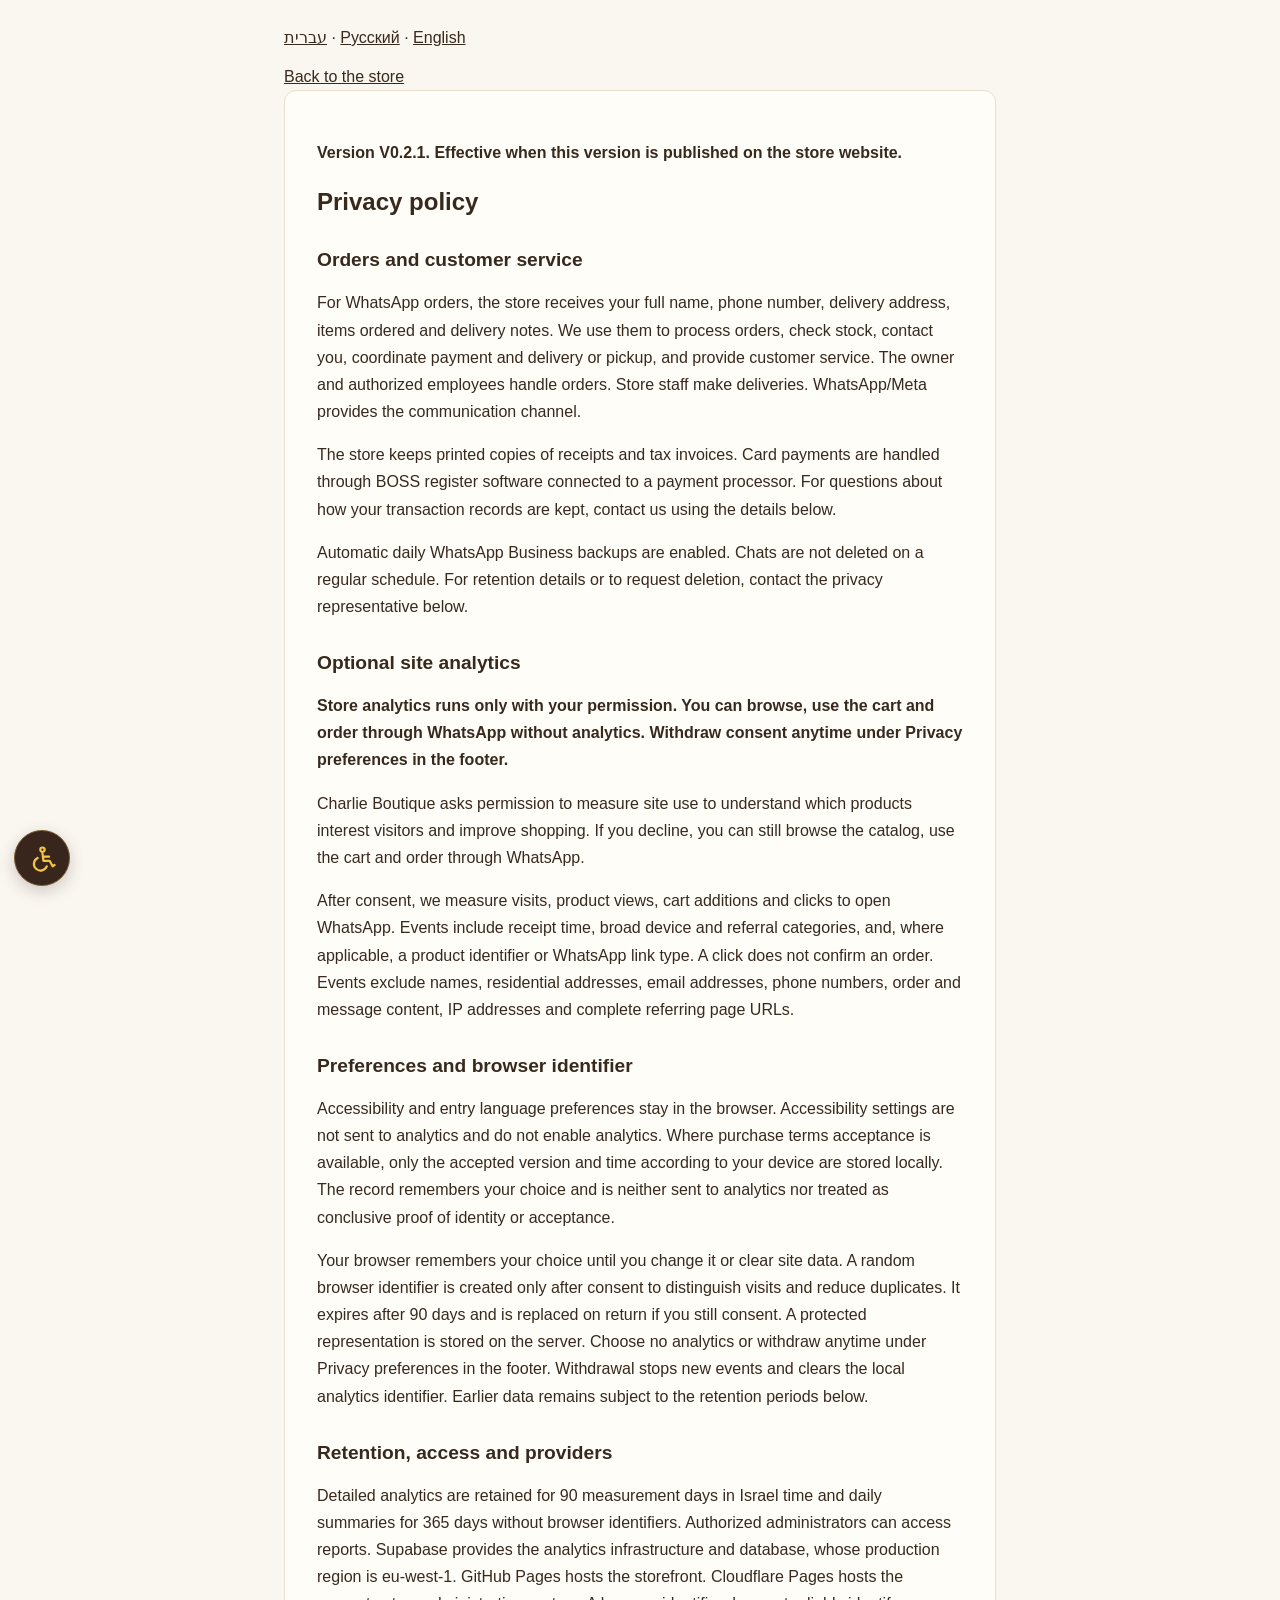
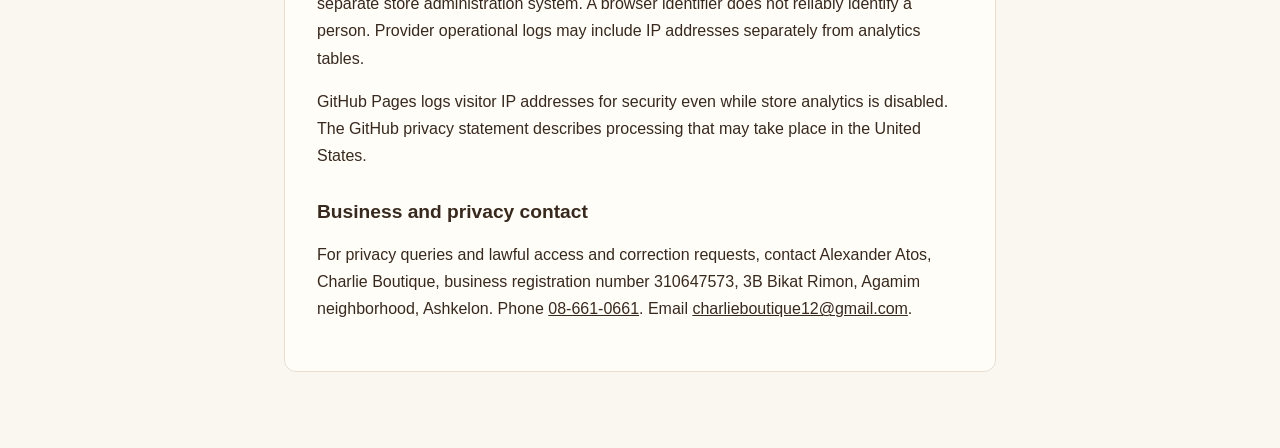
<file: privacy-en.html>
<!doctype html><html lang="en" dir="ltr"><head><meta charset="utf-8"><meta name="viewport" content="width=device-width, initial-scale=1"><meta name="robots" content="noindex,nofollow"><title>Charlie Boutique | Privacy policy</title><link rel="stylesheet" href="./accessibility.9fd39d0fd9dc74fa.css"><script src="./accessibility.a635bac3f334796a.js" defer></script><style>
  body{margin:0;background:#faf7f0;color:#38291e;font:1rem/1.7 Arial,sans-serif}
  main{box-sizing:border-box;max-width:760px;margin:auto;padding:24px}
  article{background:#fffdf8;border:1px solid #e8dfd1;border-radius:12px;padding:clamp(16px,4vw,32px)}
  a{color:inherit} h1,h2{line-height:1.3} h2{font-size:1.2rem;margin-top:1.6em}
</style></head><body><main class="policy-page"><nav class="policy-languages" aria-label="Languages"><a href="./privacy.html" lang="he">עברית</a> · <a href="./privacy-ru.html" lang="ru">Русский</a> · <a href="./privacy-en.html" lang="en" aria-current="page">English</a></nav><a href="./">Back to the store</a>
<article>
<p><strong>Version V0.2.1. Effective when this version is published on the store website.</strong></p>
<h1>Privacy policy</h1>
<h2>Orders and customer service</h2>
<p>For WhatsApp orders, the store receives your full name, phone number, delivery address, items ordered and delivery notes. We use them to process orders, check stock, contact you, coordinate payment and delivery or pickup, and provide customer service. The owner and authorized employees handle orders. Store staff make deliveries. WhatsApp/Meta provides the communication channel.</p>
<p>The store keeps printed copies of receipts and tax invoices. Card payments are handled through BOSS register software connected to a payment processor. For questions about how your transaction records are kept, contact us using the details below.</p>
<p>Automatic daily WhatsApp Business backups are enabled. Chats are not deleted on a regular schedule. For retention details or to request deletion, contact the privacy representative below.</p>
<h2 id="analyticsNotice">Optional site analytics</h2>
<p><strong>Store analytics runs only with your permission. You can browse, use the cart and order through WhatsApp without analytics. Withdraw consent anytime under Privacy preferences in the footer.</strong></p>
<p>Charlie Boutique asks permission to measure site use to understand which products interest visitors and improve shopping. If you decline, you can still browse the catalog, use the cart and order through WhatsApp.</p>
<p>After consent, we measure visits, product views, cart additions and clicks to open WhatsApp. Events include receipt time, broad device and referral categories, and, where applicable, a product identifier or WhatsApp link type. A click does not confirm an order. Events exclude names, residential addresses, email addresses, phone numbers, order and message content, IP addresses and complete referring page URLs.</p>
<h2 id="preferences">Preferences and browser identifier</h2>
<p>Accessibility and entry language preferences stay in the browser. Accessibility settings are not sent to analytics and do not enable analytics. Where purchase terms acceptance is available, only the accepted version and time according to your device are stored locally. The record remembers your choice and is neither sent to analytics nor treated as conclusive proof of identity or acceptance.</p>
<p>Your browser remembers your choice until you change it or clear site data. A random browser identifier is created only after consent to distinguish visits and reduce duplicates. It expires after 90 days and is replaced on return if you still consent. A protected representation is stored on the server. Choose no analytics or withdraw anytime under Privacy preferences in the footer. Withdrawal stops new events and clears the local analytics identifier. Earlier data remains subject to the retention periods below.</p>
<h2>Retention, access and providers</h2>
<p>Detailed analytics are retained for 90 measurement days in Israel time and daily summaries for 365 days without browser identifiers. Authorized administrators can access reports. Supabase provides the analytics infrastructure and database, whose production region is eu-west-1. GitHub Pages hosts the storefront. Cloudflare Pages hosts the separate store administration system. A browser identifier does not reliably identify a person. Provider operational logs may include IP addresses separately from analytics tables.</p>
<p>GitHub Pages logs visitor IP addresses for security even while store analytics is disabled. The GitHub privacy statement describes processing that may take place in the United States.</p>
<h2 id="privacyContact">Business and privacy contact</h2>
<p>For privacy queries and lawful access and correction requests, contact Alexander Atos, Charlie Boutique, business registration number 310647573, 3B Bikat Rimon, Agamim neighborhood, Ashkelon. Phone <a href="tel:086610661">08-661-0661</a>. Email <a href="mailto:charlieboutique12@gmail.com">charlieboutique12@gmail.com</a>.</p>
</article>
</main></body></html>
</file>
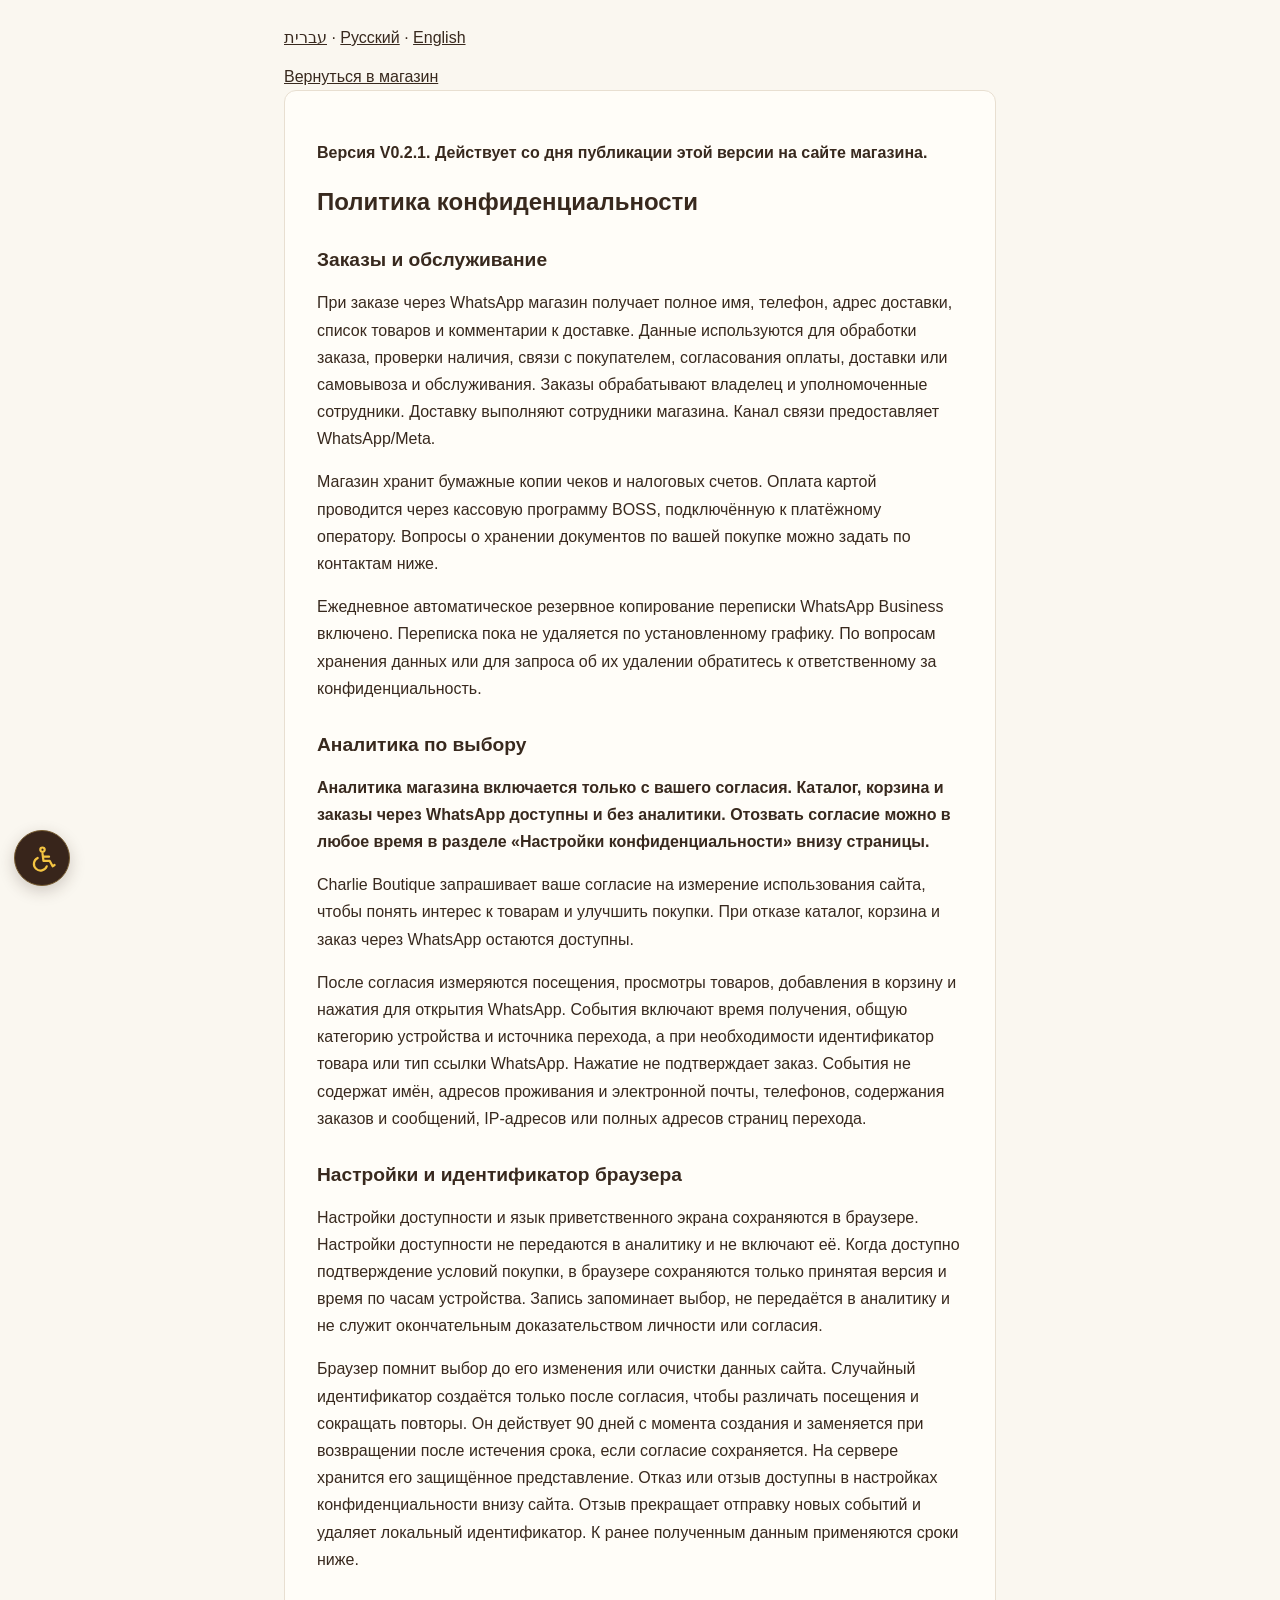
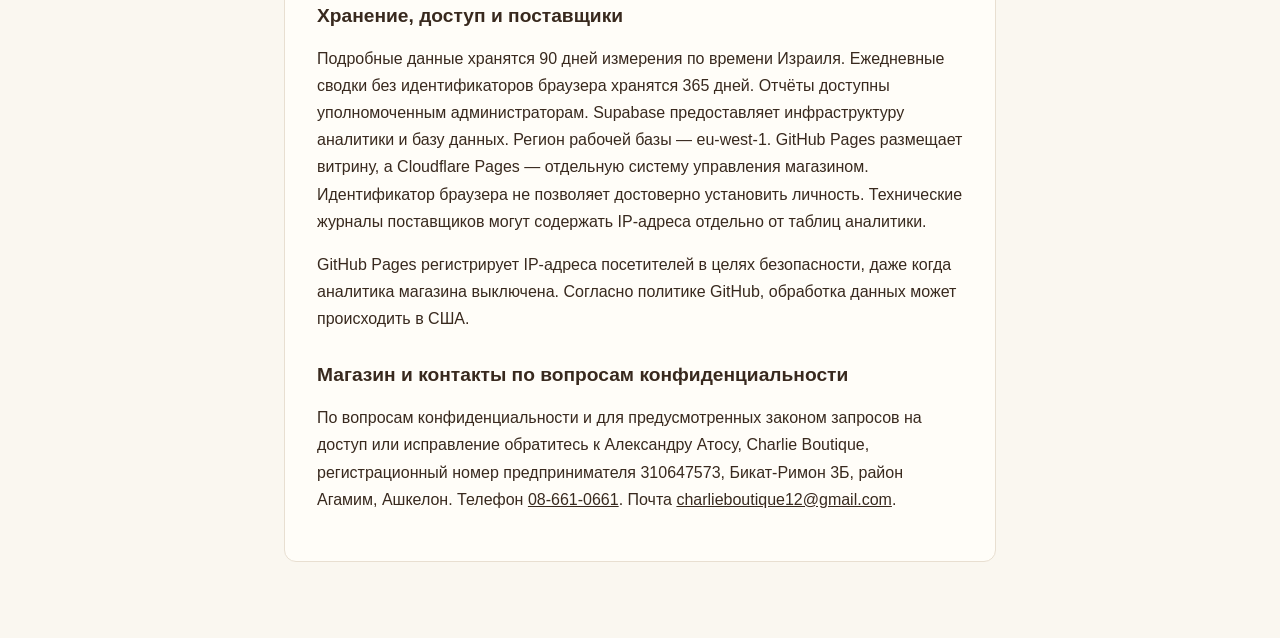
<file: privacy-ru.html>
<!doctype html><html lang="ru" dir="ltr"><head><meta charset="utf-8"><meta name="viewport" content="width=device-width, initial-scale=1"><meta name="robots" content="noindex,nofollow"><title>Charlie Boutique | Политика конфиденциальности</title><link rel="stylesheet" href="./accessibility.9fd39d0fd9dc74fa.css"><script src="./accessibility.a635bac3f334796a.js" defer></script><style>
  body{margin:0;background:#faf7f0;color:#38291e;font:1rem/1.7 Arial,sans-serif}
  main{box-sizing:border-box;max-width:760px;margin:auto;padding:24px}
  article{background:#fffdf8;border:1px solid #e8dfd1;border-radius:12px;padding:clamp(16px,4vw,32px)}
  a{color:inherit} h1,h2{line-height:1.3} h2{font-size:1.2rem;margin-top:1.6em}
</style></head><body><main class="policy-page"><nav class="policy-languages" aria-label="Языки"><a href="./privacy.html" lang="he">עברית</a> · <a href="./privacy-ru.html" lang="ru" aria-current="page">Русский</a> · <a href="./privacy-en.html" lang="en">English</a></nav><a href="./">Вернуться в магазин</a>
<article>
<p><strong>Версия V0.2.1. Действует со дня публикации этой версии на сайте магазина.</strong></p>
<h1>Политика конфиденциальности</h1>
<h2>Заказы и обслуживание</h2>
<p>При заказе через WhatsApp магазин получает полное имя, телефон, адрес доставки, список товаров и комментарии к доставке. Данные используются для обработки заказа, проверки наличия, связи с покупателем, согласования оплаты, доставки или самовывоза и обслуживания. Заказы обрабатывают владелец и уполномоченные сотрудники. Доставку выполняют сотрудники магазина. Канал связи предоставляет WhatsApp/Meta.</p>
<p>Магазин хранит бумажные копии чеков и налоговых счетов. Оплата картой проводится через кассовую программу BOSS, подключённую к платёжному оператору. Вопросы о хранении документов по вашей покупке можно задать по контактам ниже.</p>
<p>Ежедневное автоматическое резервное копирование переписки WhatsApp Business включено. Переписка пока не удаляется по установленному графику. По вопросам хранения данных или для запроса об их удалении обратитесь к ответственному за конфиденциальность.</p>
<h2 id="analyticsNotice">Аналитика по выбору</h2>
<p><strong>Аналитика магазина включается только с вашего согласия. Каталог, корзина и заказы через WhatsApp доступны и без аналитики. Отозвать согласие можно в любое время в разделе «Настройки конфиденциальности» внизу страницы.</strong></p>
<p>Charlie Boutique запрашивает ваше согласие на измерение использования сайта, чтобы понять интерес к товарам и улучшить покупки. При отказе каталог, корзина и заказ через WhatsApp остаются доступны.</p>
<p>После согласия измеряются посещения, просмотры товаров, добавления в корзину и нажатия для открытия WhatsApp. События включают время получения, общую категорию устройства и источника перехода, а при необходимости идентификатор товара или тип ссылки WhatsApp. Нажатие не подтверждает заказ. События не содержат имён, адресов проживания и электронной почты, телефонов, содержания заказов и сообщений, IP-адресов или полных адресов страниц перехода.</p>
<h2 id="preferences">Настройки и идентификатор браузера</h2>
<p>Настройки доступности и язык приветственного экрана сохраняются в браузере. Настройки доступности не передаются в аналитику и не включают её. Когда доступно подтверждение условий покупки, в браузере сохраняются только принятая версия и время по часам устройства. Запись запоминает выбор, не передаётся в аналитику и не служит окончательным доказательством личности или согласия.</p>
<p>Браузер помнит выбор до его изменения или очистки данных сайта. Случайный идентификатор создаётся только после согласия, чтобы различать посещения и сокращать повторы. Он действует 90 дней с момента создания и заменяется при возвращении после истечения срока, если согласие сохраняется. На сервере хранится его защищённое представление. Отказ или отзыв доступны в настройках конфиденциальности внизу сайта. Отзыв прекращает отправку новых событий и удаляет локальный идентификатор. К ранее полученным данным применяются сроки ниже.</p>
<h2>Хранение, доступ и поставщики</h2>
<p>Подробные данные хранятся 90 дней измерения по времени Израиля. Ежедневные сводки без идентификаторов браузера хранятся 365 дней. Отчёты доступны уполномоченным администраторам. Supabase предоставляет инфраструктуру аналитики и базу данных. Регион рабочей базы — eu-west-1. GitHub Pages размещает витрину, а Cloudflare Pages — отдельную систему управления магазином. Идентификатор браузера не позволяет достоверно установить личность. Технические журналы поставщиков могут содержать IP-адреса отдельно от таблиц аналитики.</p>
<p>GitHub Pages регистрирует IP-адреса посетителей в целях безопасности, даже когда аналитика магазина выключена. Согласно политике GitHub, обработка данных может происходить в США.</p>
<h2 id="privacyContact">Магазин и контакты по вопросам конфиденциальности</h2>
<p>По вопросам конфиденциальности и для предусмотренных законом запросов на доступ или исправление обратитесь к Александру Атосу, Charlie Boutique, регистрационный номер предпринимателя 310647573, Бикат-Римон 3Б, район Агамим, Ашкелон. Телефон <a href="tel:086610661">08-661-0661</a>. Почта <a href="mailto:charlieboutique12@gmail.com">charlieboutique12@gmail.com</a>.</p>
</article>
</main></body></html>
</file>
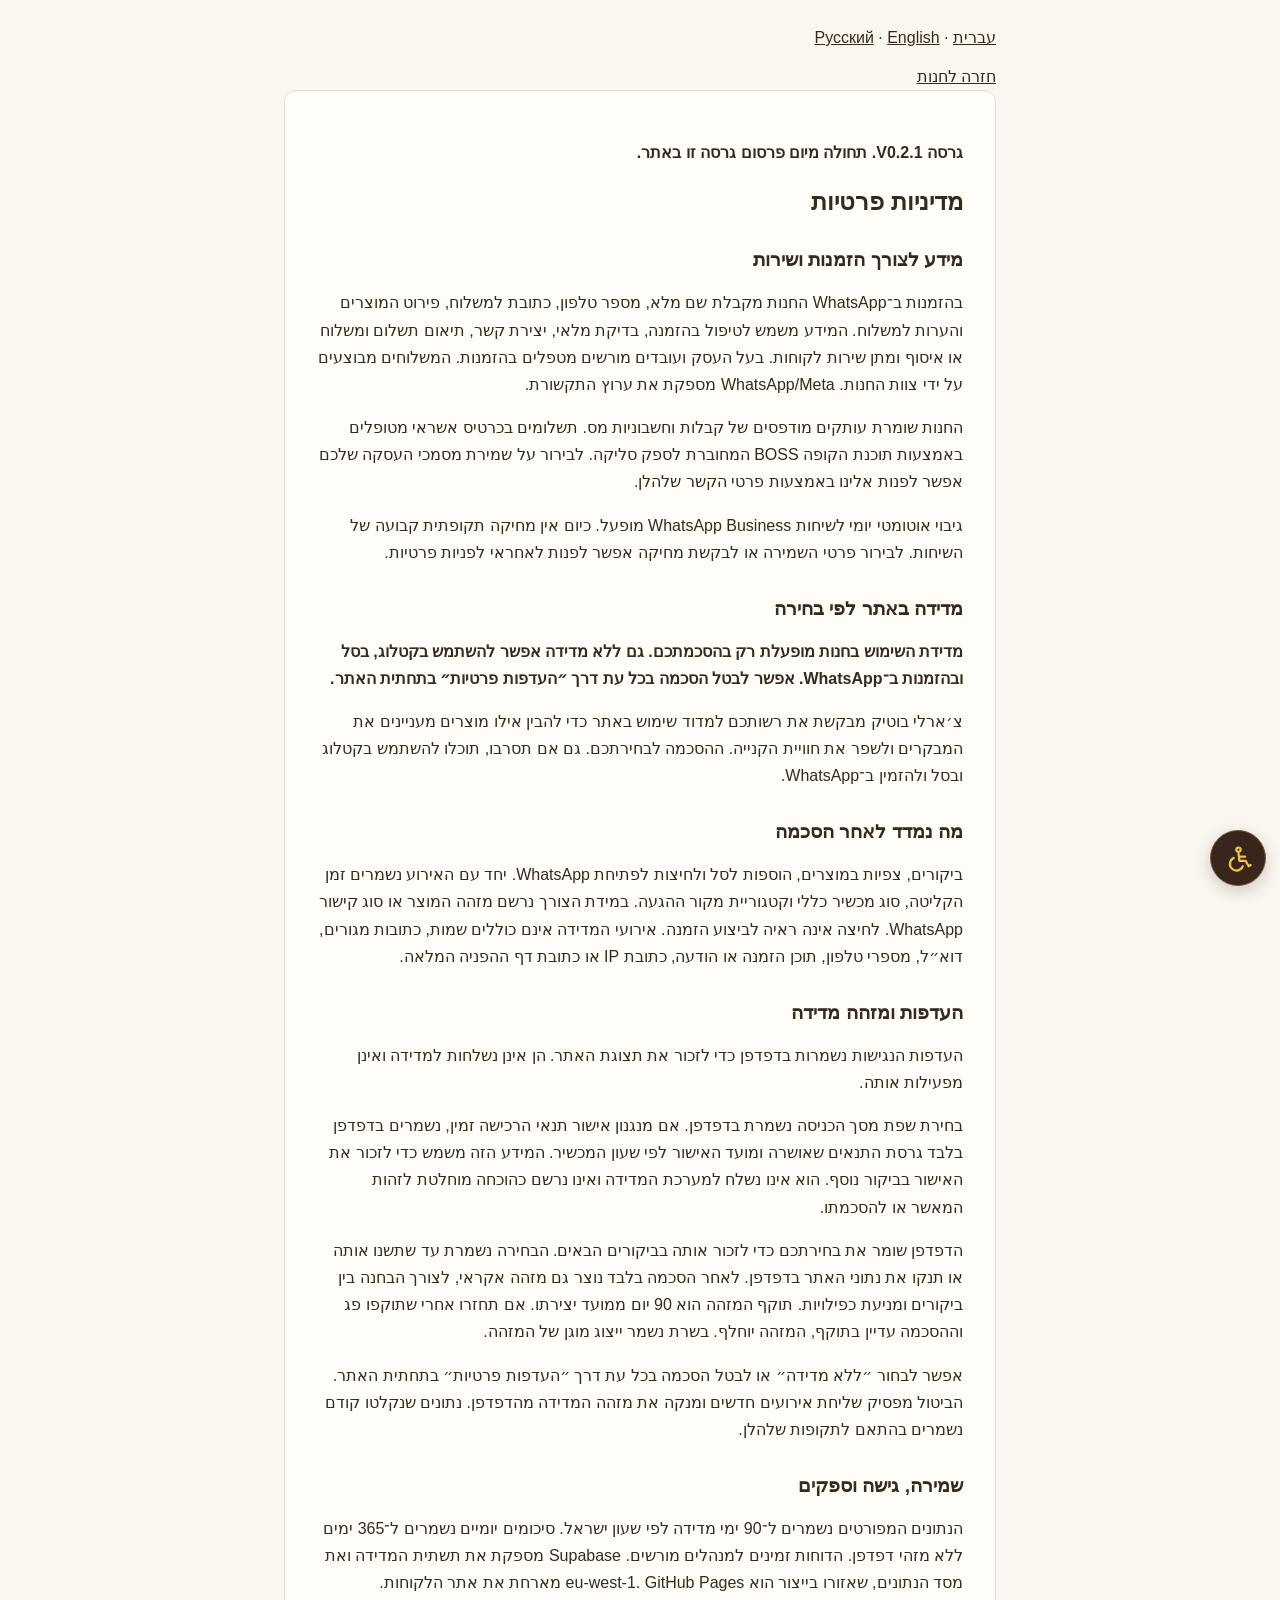
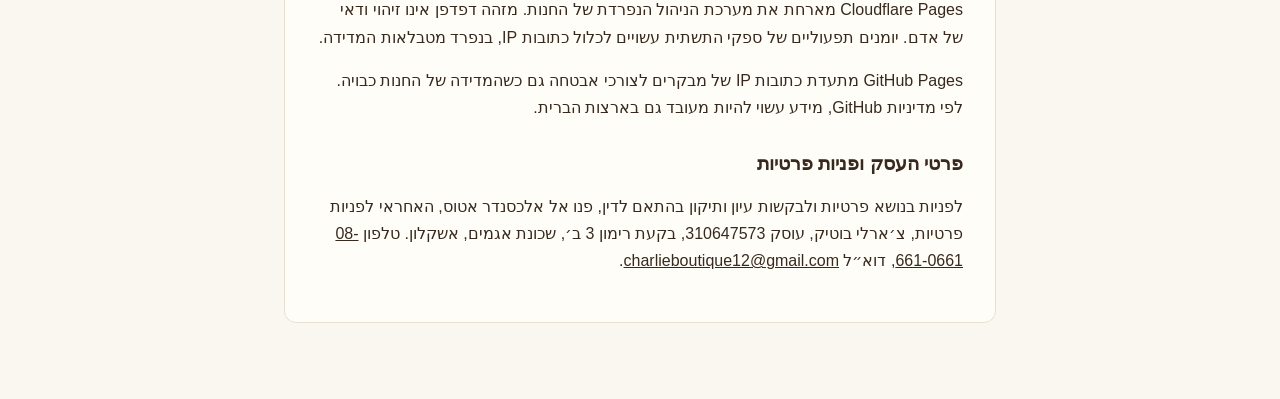
<file: privacy.html>
<!doctype html>
<html lang="he" dir="rtl">
<meta charset="utf-8">
<meta name="viewport" content="width=device-width, initial-scale=1">
<meta name="robots" content="noindex,nofollow">
<title>צ׳ארלי בוטיק | מדיניות פרטיות</title>
<link rel="stylesheet" href="./accessibility.9fd39d0fd9dc74fa.css"><script src="./accessibility.a635bac3f334796a.js" defer></script><style>
  body{margin:0;background:#faf7f0;color:#38291e;font:1rem/1.7 Arial,sans-serif}
  main{box-sizing:border-box;max-width:760px;margin:auto;padding:24px}
  article{background:#fffdf8;border:1px solid #e8dfd1;border-radius:12px;padding:clamp(16px,4vw,32px)}
  a{color:inherit} h1,h2{line-height:1.3} h2{font-size:1.2rem;margin-top:1.6em}
</style>
<main class="policy-page"><nav class="policy-languages" aria-label="שפות"><a href="./privacy.html" lang="he" aria-current="page">עברית</a> · <a href="./privacy-ru.html" lang="ru">Русский</a> · <a href="./privacy-en.html" lang="en">English</a></nav>
  <a href="./">חזרה לחנות</a>
  <article>
    <p><strong>גרסה V0.2.1. תחולה מיום פרסום גרסה זו באתר.</strong></p>
    <h1>מדיניות פרטיות</h1>
<h2>מידע לצורך הזמנות ושירות</h2>
<p>בהזמנות ב־WhatsApp החנות מקבלת שם מלא, מספר טלפון, כתובת למשלוח, פירוט המוצרים והערות למשלוח. המידע משמש לטיפול בהזמנה, בדיקת מלאי, יצירת קשר, תיאום תשלום ומשלוח או איסוף ומתן שירות לקוחות. בעל העסק ועובדים מורשים מטפלים בהזמנות. המשלוחים מבוצעים על ידי צוות החנות. WhatsApp/Meta מספקת את ערוץ התקשורת.</p>
<p>החנות שומרת עותקים מודפסים של קבלות וחשבוניות מס. תשלומים בכרטיס אשראי מטופלים באמצעות תוכנת הקופה BOSS המחוברת לספק סליקה. לבירור על שמירת מסמכי העסקה שלכם אפשר לפנות אלינו באמצעות פרטי הקשר שלהלן.</p>
<p>גיבוי אוטומטי יומי לשיחות WhatsApp Business מופעל. כיום אין מחיקה תקופתית קבועה של השיחות. לבירור פרטי השמירה או לבקשת מחיקה אפשר לפנות לאחראי לפניות פרטיות.</p>
<h2 id="analyticsNotice">מדידה באתר לפי בחירה</h2>
<p><strong>מדידת השימוש בחנות מופעלת רק בהסכמתכם. גם ללא מדידה אפשר להשתמש בקטלוג, בסל ובהזמנות ב־WhatsApp. אפשר לבטל הסכמה בכל עת דרך ״העדפות פרטיות״ בתחתית האתר.</strong></p>
    <p>צ׳ארלי בוטיק מבקשת את רשותכם למדוד שימוש באתר כדי להבין אילו מוצרים מעניינים את המבקרים ולשפר את חוויית הקנייה. ההסכמה לבחירתכם. גם אם תסרבו, תוכלו להשתמש בקטלוג ובסל ולהזמין ב־WhatsApp.</p>
    <h2>מה נמדד לאחר הסכמה</h2>
    <p>ביקורים, צפיות במוצרים, הוספות לסל ולחיצות לפתיחת WhatsApp. יחד עם האירוע נשמרים זמן הקליטה, סוג מכשיר כללי וקטגוריית מקור ההגעה. במידת הצורך נרשם מזהה המוצר או סוג קישור WhatsApp. לחיצה אינה ראיה לביצוע הזמנה. אירועי המדידה אינם כוללים שמות, כתובות מגורים, דוא״ל, מספרי טלפון, תוכן הזמנה או הודעה, כתובת IP או כתובת דף ההפניה המלאה.</p>
    <h2 id="preferences">העדפות ומזהה מדידה</h2><p>העדפות הנגישות נשמרות בדפדפן כדי לזכור את תצוגת האתר. הן אינן נשלחות למדידה ואינן מפעילות אותה.</p>
    <p>בחירת שפת מסך הכניסה נשמרת בדפדפן. אם מנגנון אישור תנאי הרכישה זמין, נשמרים בדפדפן בלבד גרסת התנאים שאושרה ומועד האישור לפי שעון המכשיר. המידע הזה משמש כדי לזכור את האישור בביקור נוסף. הוא אינו נשלח למערכת המדידה ואינו נרשם כהוכחה מוחלטת לזהות המאשר או להסכמתו.</p>
    <p>הדפדפן שומר את בחירתכם כדי לזכור אותה בביקורים הבאים. הבחירה נשמרת עד שתשנו אותה או תנקו את נתוני האתר בדפדפן. לאחר הסכמה בלבד נוצר גם מזהה אקראי, לצורך הבחנה בין ביקורים ומניעת כפילויות. תוקף המזהה הוא 90 יום ממועד יצירתו. אם תחזרו אחרי שתוקפו פג וההסכמה עדיין בתוקף, המזהה יוחלף. בשרת נשמר ייצוג מוגן של המזהה.</p>
    <p>אפשר לבחור ״ללא מדידה״ או לבטל הסכמה בכל עת דרך ״העדפות פרטיות״ בתחתית האתר. הביטול מפסיק שליחת אירועים חדשים ומנקה את מזהה המדידה מהדפדפן. נתונים שנקלטו קודם נשמרים בהתאם לתקופות שלהלן.</p>
    <h2>שמירה, גישה וספקים</h2>
    <p>הנתונים המפורטים נשמרים ל־90 ימי מדידה לפי שעון ישראל. סיכומים יומיים נשמרים ל־365 ימים ללא מזהי דפדפן. הדוחות זמינים למנהלים מורשים. Supabase מספקת את תשתית המדידה ואת מסד הנתונים, שאזורו בייצור הוא eu-west-1. GitHub Pages מארחת את אתר הלקוחות. Cloudflare Pages מארחת את מערכת הניהול הנפרדת של החנות. מזהה דפדפן אינו זיהוי ודאי של אדם. יומנים תפעוליים של ספקי התשתית עשויים לכלול כתובות IP, בנפרד מטבלאות המדידה.</p>
    <p>GitHub Pages מתעדת כתובות IP של מבקרים לצורכי אבטחה גם כשהמדידה של החנות כבויה. לפי מדיניות GitHub, מידע עשוי להיות מעובד גם בארצות הברית.</p>
    
    <h2 id="privacyContact">פרטי העסק ופניות פרטיות</h2>
    <p>לפניות בנושא פרטיות ולבקשות עיון ותיקון בהתאם לדין, פנו אל אלכסנדר אטוס, האחראי לפניות פרטיות, צ׳ארלי בוטיק, עוסק 310647573, בקעת רימון 3 ב׳, שכונת אגמים, אשקלון. טלפון <a href="tel:086610661">08-661-0661</a>, דוא״ל <a href="mailto:charlieboutique12@gmail.com">charlieboutique12@gmail.com</a>.</p>
    
  </article>
</main>
</html>
</file>
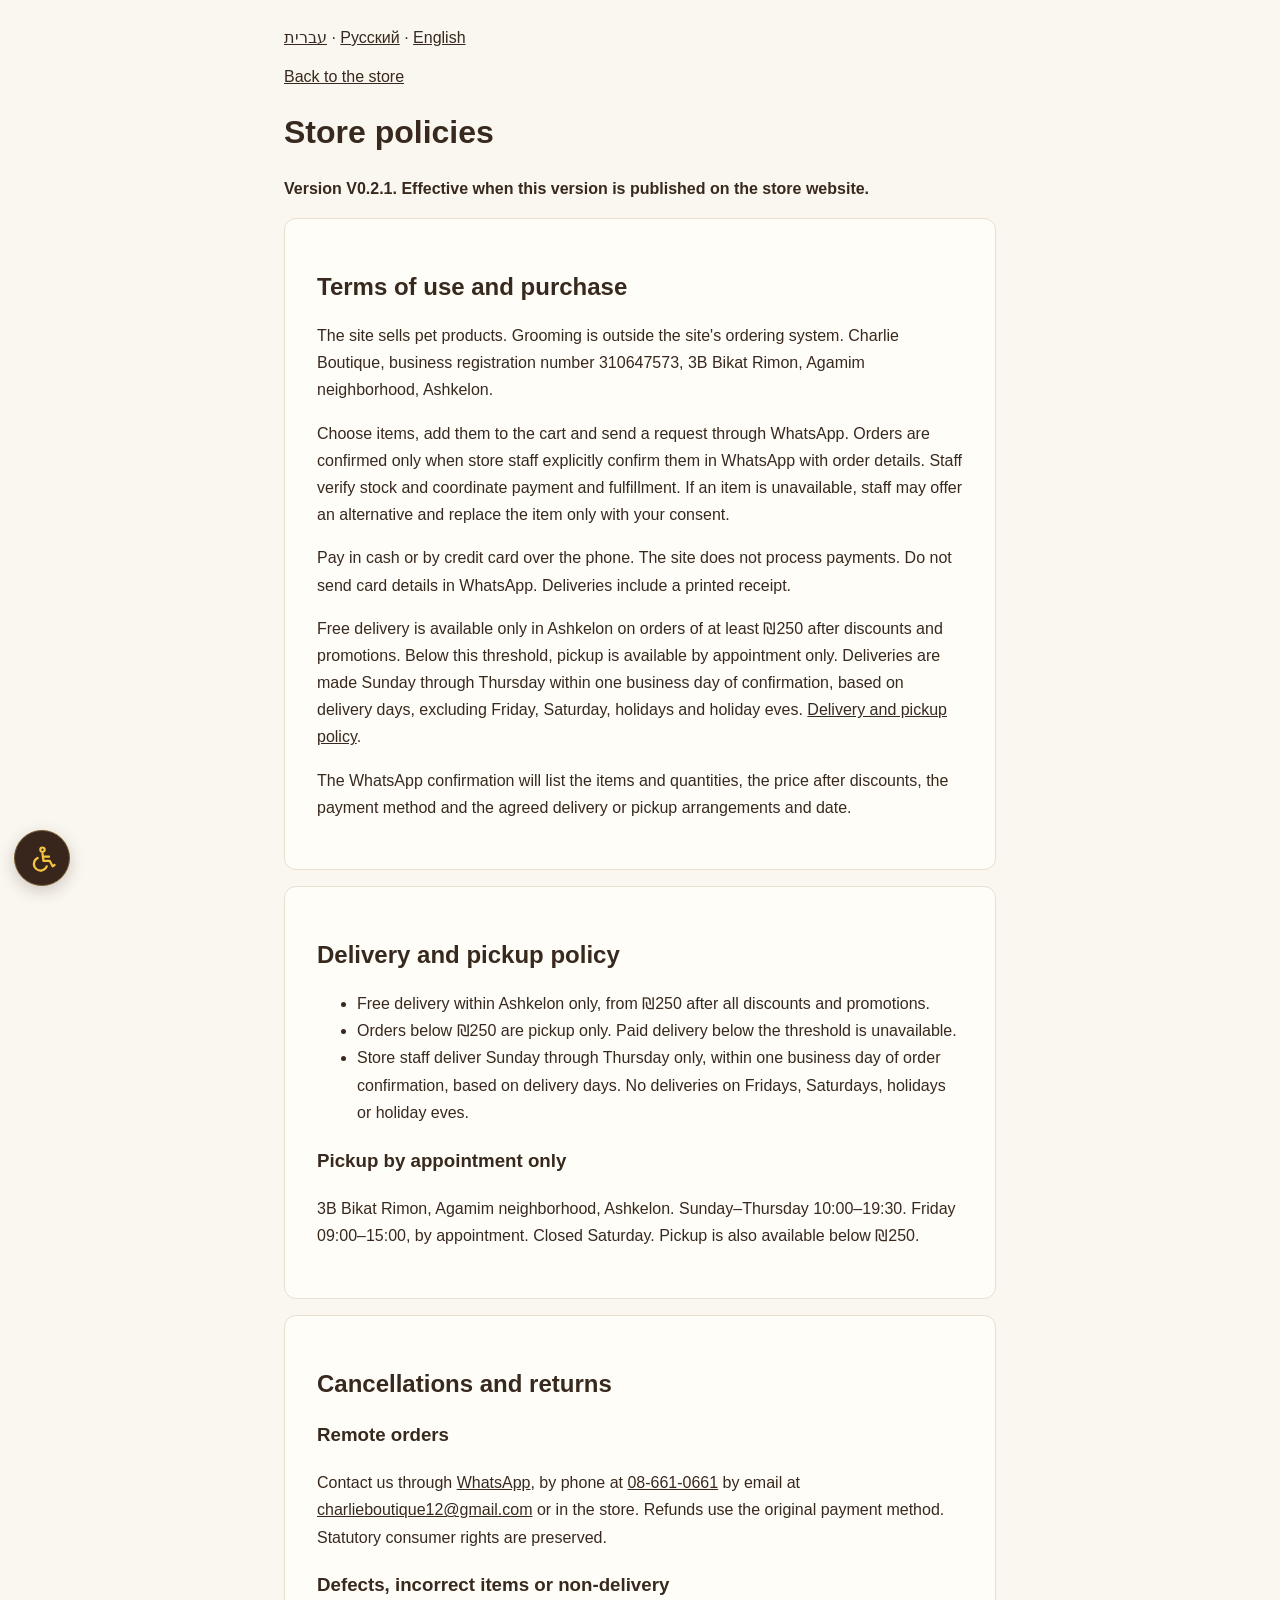
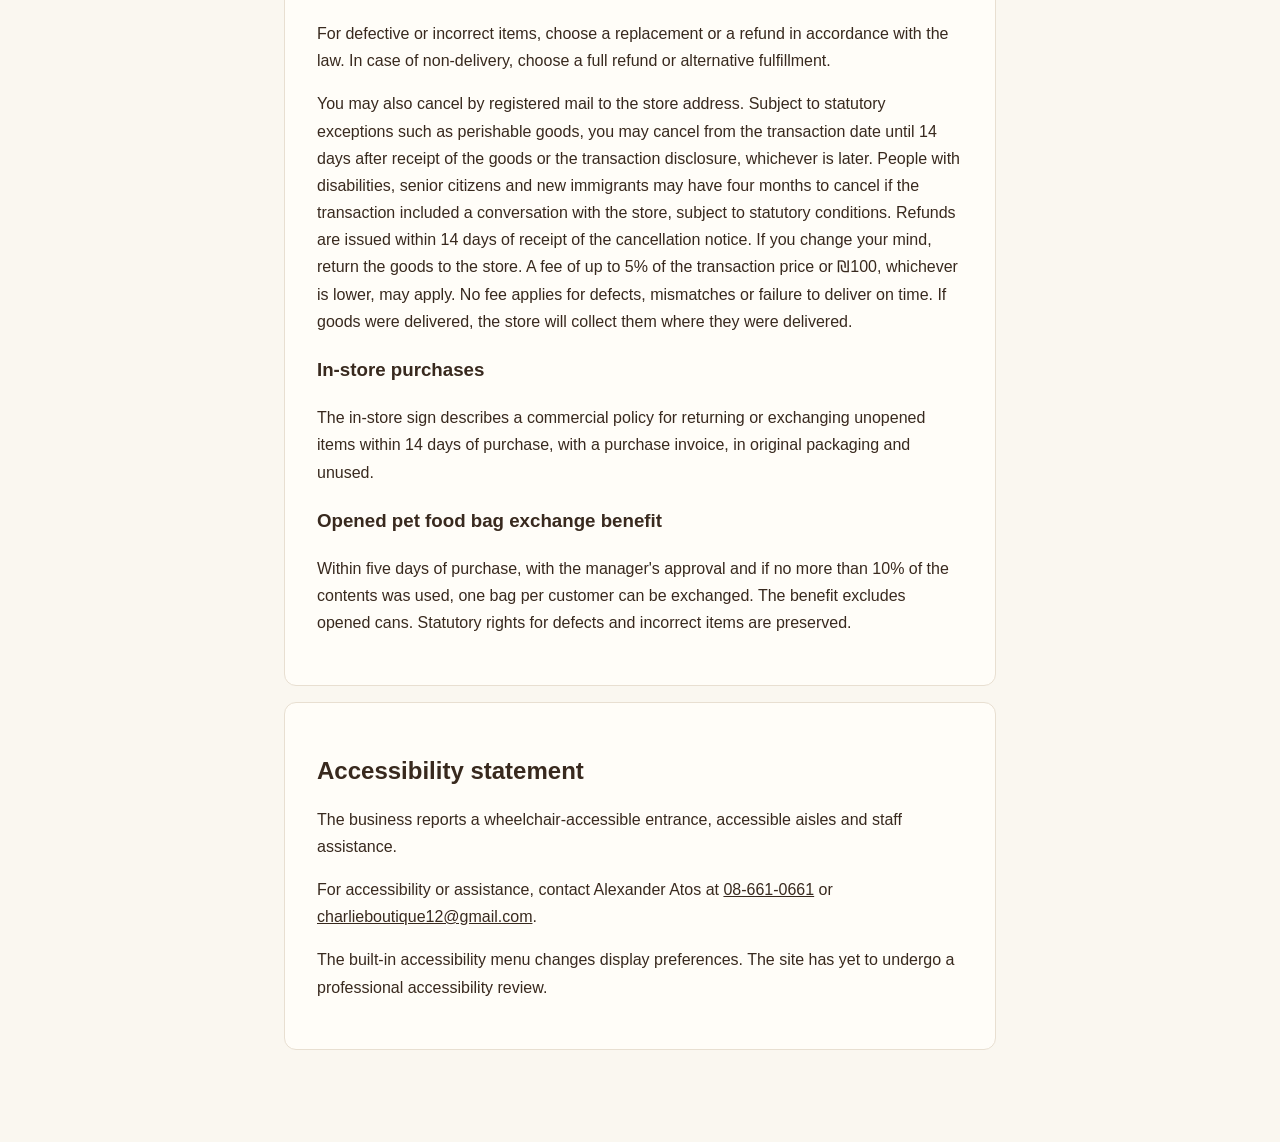
<file: store-policies-en.html>
<!doctype html><html lang="en" dir="ltr"><head><meta charset="utf-8"><meta name="viewport" content="width=device-width, initial-scale=1"><meta name="robots" content="noindex,nofollow"><title>Charlie Boutique | Store policies</title><link rel="stylesheet" href="./accessibility.9fd39d0fd9dc74fa.css"><script src="./accessibility.a635bac3f334796a.js" defer></script><style>
  body{margin:0;background:#faf7f0;color:#38291e;font:1rem/1.7 Arial,sans-serif}
  main{box-sizing:border-box;max-width:760px;margin:auto;padding:24px}
  section{margin:16px 0;background:#fffdf8;border:1px solid #e8dfd1;border-radius:12px;padding:clamp(16px,4vw,32px)}
  a{color:inherit} h1,h2{line-height:1.3}
</style></head><body><main class="policy-page"><nav class="policy-languages" aria-label="Languages"><a href="./store-policies.html" lang="he">עברית</a> · <a href="./store-policies-ru.html" lang="ru">Русский</a> · <a href="./store-policies-en.html" lang="en" aria-current="page">English</a></nav><a href="./">Back to the store</a>
<h1>Store policies</h1>
<p><strong>Version V0.2.1. Effective when this version is published on the store website.</strong></p>
<section id="terms" aria-labelledby="terms-title"><h2 id="terms-title">Terms of use and purchase</h2>
<p>The site sells pet products. Grooming is outside the site's ordering system. Charlie Boutique, business registration number 310647573, 3B Bikat Rimon, Agamim neighborhood, Ashkelon.</p>
<p>Choose items, add them to the cart and send a request through WhatsApp. Orders are confirmed only when store staff explicitly confirm them in WhatsApp with order details. Staff verify stock and coordinate payment and fulfillment. If an item is unavailable, staff may offer an alternative and replace the item only with your consent.</p>
<p>Pay in cash or by credit card over the phone. The site does not process payments. Do not send card details in WhatsApp. Deliveries include a printed receipt.</p>
<p>Free delivery is available only in Ashkelon on orders of at least ₪250 after discounts and promotions. Below this threshold, pickup is available by appointment only. Deliveries are made Sunday through Thursday within one business day of confirmation, based on delivery days, excluding Friday, Saturday, holidays and holiday eves. <a href="#shipping">Delivery and pickup policy</a>.</p>
<p>The WhatsApp confirmation will list the items and quantities, the price after discounts, the payment method and the agreed delivery or pickup arrangements and date.</p></section>
<section id="shipping" aria-labelledby="shipping-title"><h2 id="shipping-title">Delivery and pickup policy</h2>
<ul><li>Free delivery within Ashkelon only, from ₪250 after all discounts and promotions.</li><li>Orders below ₪250 are pickup only. Paid delivery below the threshold is unavailable.</li><li>Store staff deliver Sunday through Thursday only, within one business day of order confirmation, based on delivery days. No deliveries on Fridays, Saturdays, holidays or holiday eves.</li></ul>
<h3>Pickup by appointment only</h3><p>3B Bikat Rimon, Agamim neighborhood, Ashkelon. Sunday–Thursday 10:00–19:30. Friday 09:00–15:00, by appointment. Closed Saturday. Pickup is also available below ₪250.</p></section>
<section id="returns" aria-labelledby="returns-title"><h2 id="returns-title">Cancellations and returns</h2>
<h3>Remote orders</h3><p>Contact us through <a href="https://wa.me/972546375055">WhatsApp</a>, by phone at <a href="tel:086610661">08-661-0661</a> by email at <a href="mailto:charlieboutique12@gmail.com">charlieboutique12@gmail.com</a> or in the store. Refunds use the original payment method. Statutory consumer rights are preserved.</p>
<h3>Defects, incorrect items or non-delivery</h3><p>For defective or incorrect items, choose a replacement or a refund in accordance with the law. In case of non-delivery, choose a full refund or alternative fulfillment.</p>
<p>You may also cancel by registered mail to the store address. Subject to statutory exceptions such as perishable goods, you may cancel from the transaction date until 14 days after receipt of the goods or the transaction disclosure, whichever is later. People with disabilities, senior citizens and new immigrants may have four months to cancel if the transaction included a conversation with the store, subject to statutory conditions. Refunds are issued within 14 days of receipt of the cancellation notice. If you change your mind, return the goods to the store. A fee of up to 5% of the transaction price or ₪100, whichever is lower, may apply. No fee applies for defects, mismatches or failure to deliver on time. If goods were delivered, the store will collect them where they were delivered.</p>
<h3>In-store purchases</h3><p>The in-store sign describes a commercial policy for returning or exchanging unopened items within 14 days of purchase, with a purchase invoice, in original packaging and unused.</p>
<h3>Opened pet food bag exchange benefit</h3><p>Within five days of purchase, with the manager's approval and if no more than 10% of the contents was used, one bag per customer can be exchanged. The benefit excludes opened cans. Statutory rights for defects and incorrect items are preserved.</p></section>
<section id="accessibility" aria-labelledby="accessibility-title"><h2 id="accessibility-title">Accessibility statement</h2>
<p>The business reports a wheelchair-accessible entrance, accessible aisles and staff assistance.</p>
<p>For accessibility or assistance, contact Alexander Atos at <a href="tel:086610661">08-661-0661</a> or <a href="mailto:charlieboutique12@gmail.com">charlieboutique12@gmail.com</a>.</p>
<p>The built-in accessibility menu changes display preferences. The site has yet to undergo a professional accessibility review.</p></section>
</main></body></html>
</file>
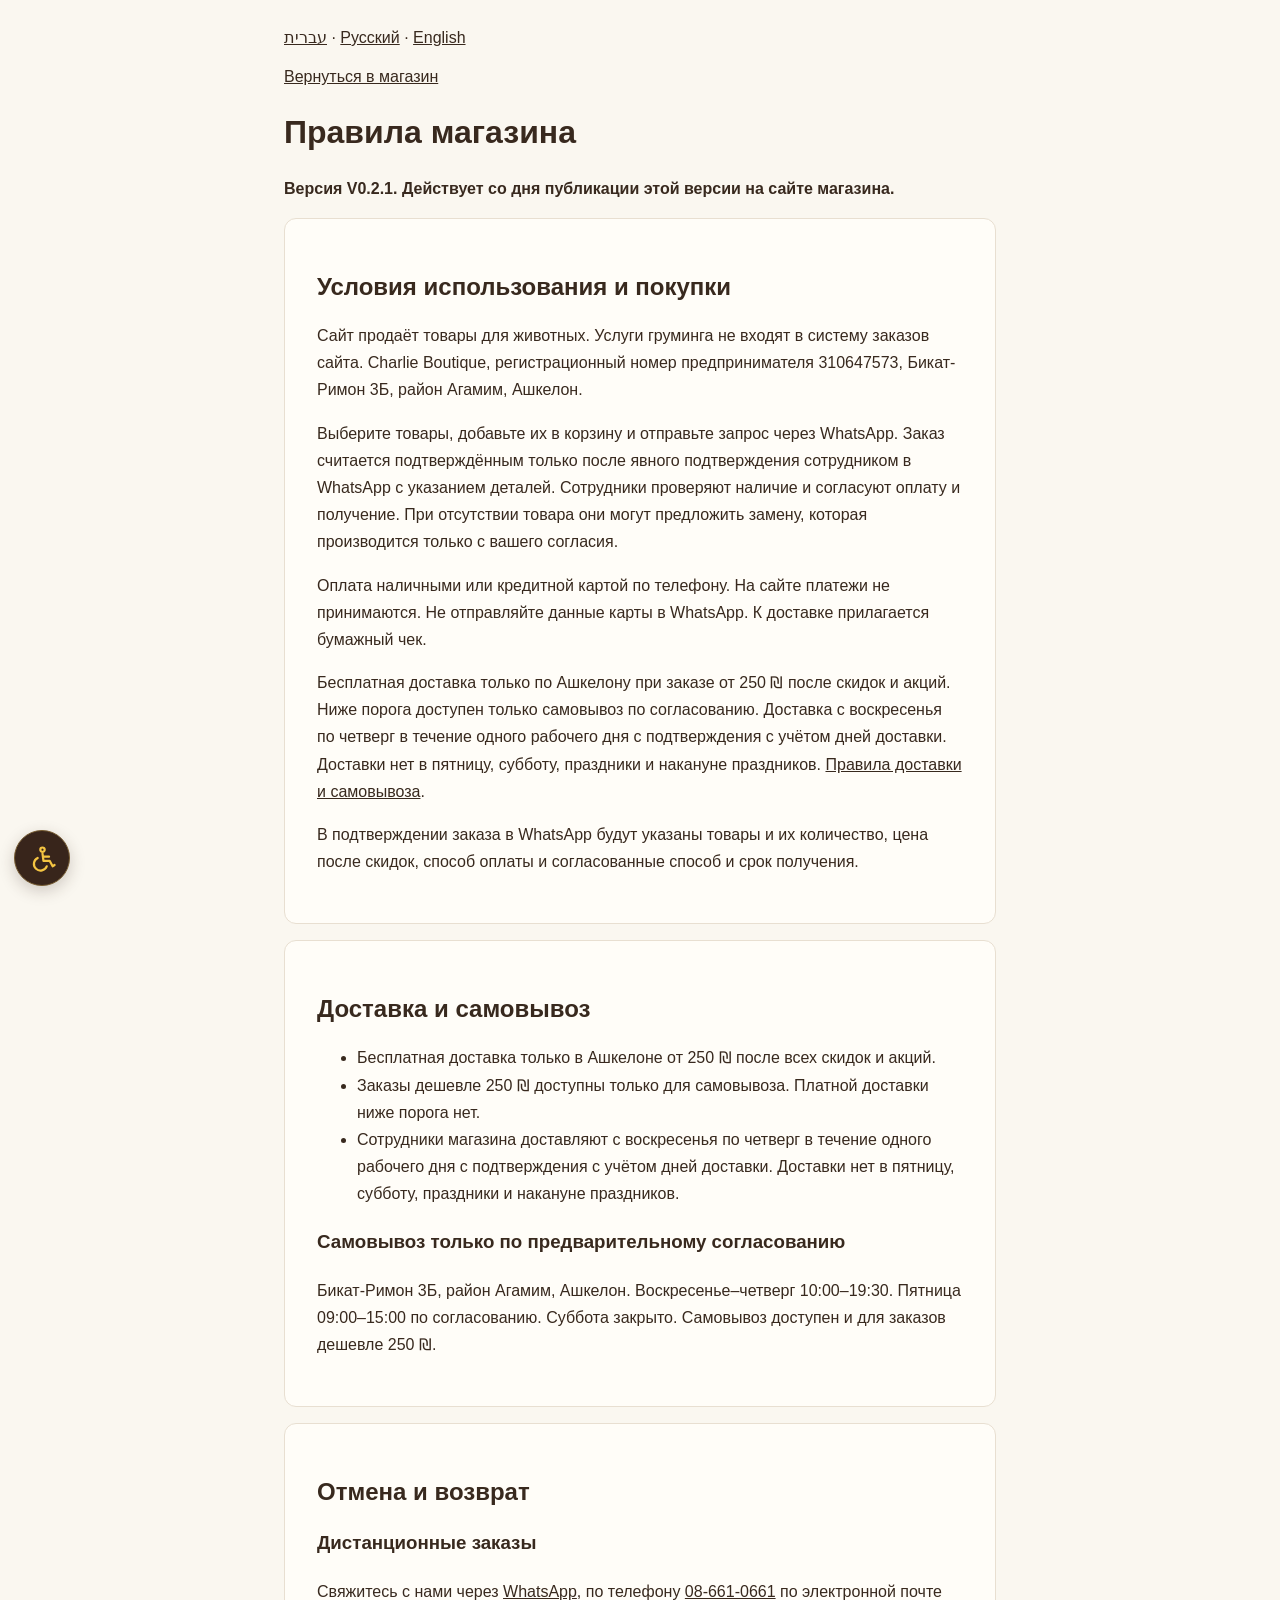
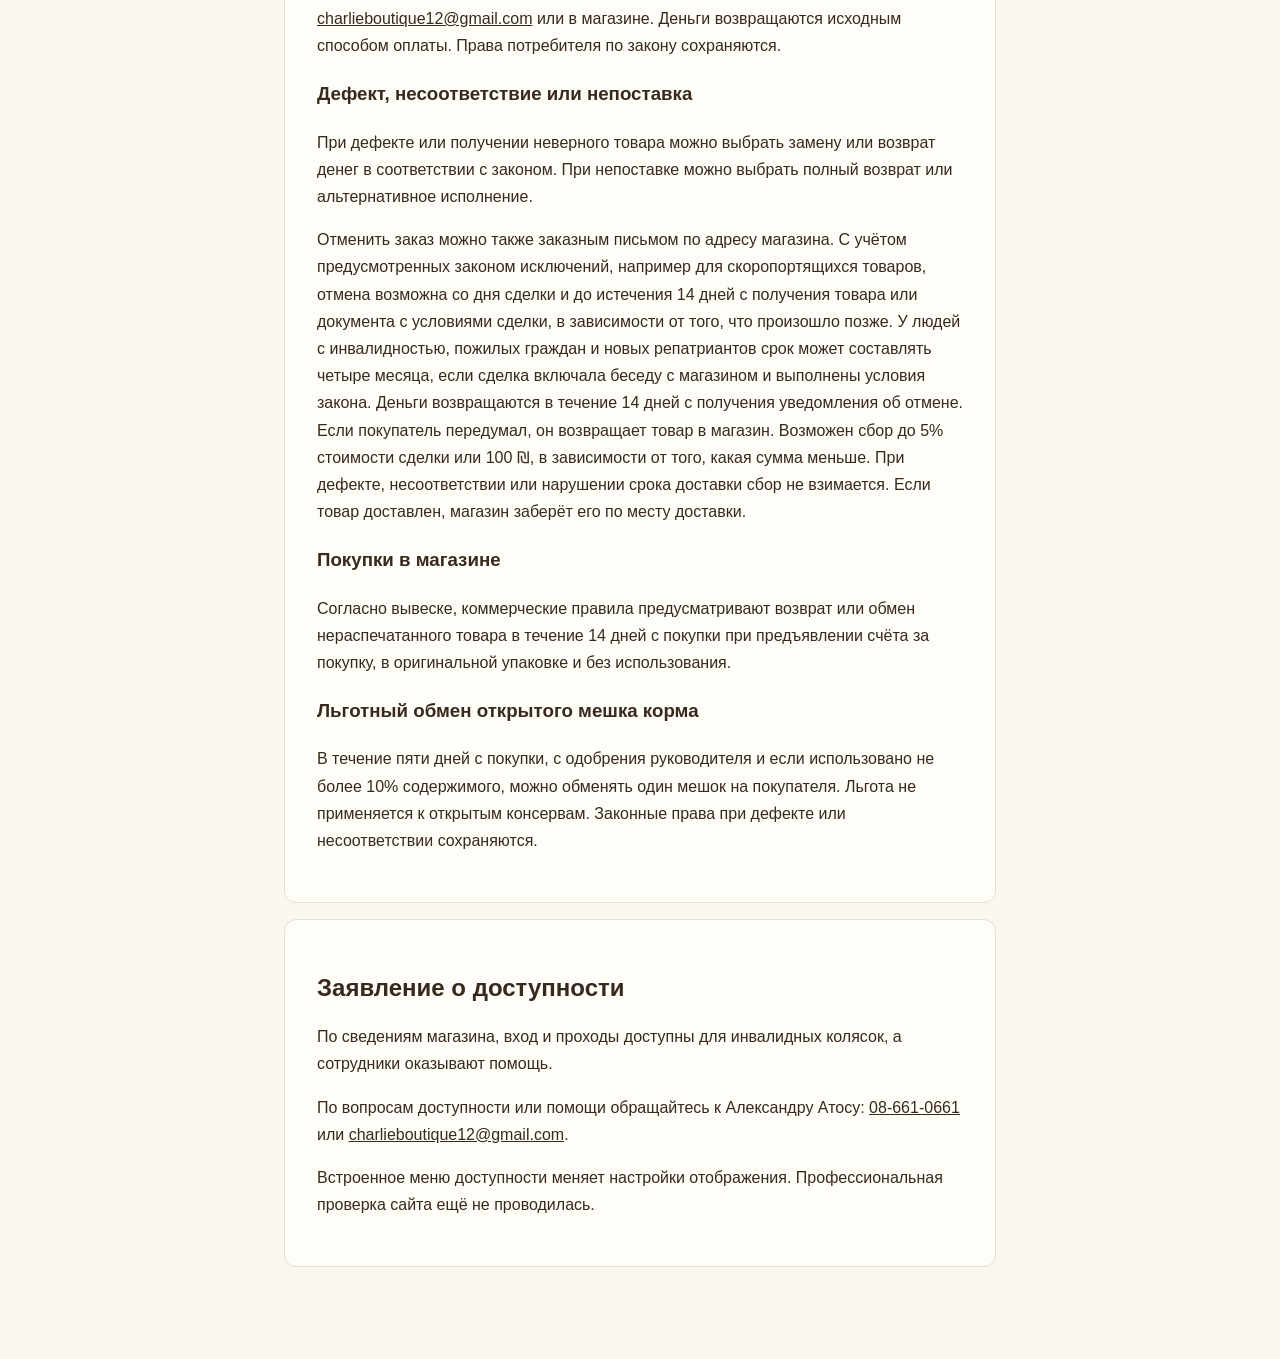
<file: store-policies-ru.html>
<!doctype html><html lang="ru" dir="ltr"><head><meta charset="utf-8"><meta name="viewport" content="width=device-width, initial-scale=1"><meta name="robots" content="noindex,nofollow"><title>Charlie Boutique | Правила магазина</title><link rel="stylesheet" href="./accessibility.9fd39d0fd9dc74fa.css"><script src="./accessibility.a635bac3f334796a.js" defer></script><style>
  body{margin:0;background:#faf7f0;color:#38291e;font:1rem/1.7 Arial,sans-serif}
  main{box-sizing:border-box;max-width:760px;margin:auto;padding:24px}
  section{margin:16px 0;background:#fffdf8;border:1px solid #e8dfd1;border-radius:12px;padding:clamp(16px,4vw,32px)}
  a{color:inherit} h1,h2{line-height:1.3}
</style></head><body><main class="policy-page"><nav class="policy-languages" aria-label="Языки"><a href="./store-policies.html" lang="he">עברית</a> · <a href="./store-policies-ru.html" lang="ru" aria-current="page">Русский</a> · <a href="./store-policies-en.html" lang="en">English</a></nav><a href="./">Вернуться в магазин</a>
<h1>Правила магазина</h1>
<p><strong>Версия V0.2.1. Действует со дня публикации этой версии на сайте магазина.</strong></p>
<section id="terms" aria-labelledby="terms-title"><h2 id="terms-title">Условия использования и покупки</h2>
<p>Сайт продаёт товары для животных. Услуги груминга не входят в систему заказов сайта. Charlie Boutique, регистрационный номер предпринимателя 310647573, Бикат-Римон 3Б, район Агамим, Ашкелон.</p>
<p>Выберите товары, добавьте их в корзину и отправьте запрос через WhatsApp. Заказ считается подтверждённым только после явного подтверждения сотрудником в WhatsApp с указанием деталей. Сотрудники проверяют наличие и согласуют оплату и получение. При отсутствии товара они могут предложить замену, которая производится только с вашего согласия.</p>
<p>Оплата наличными или кредитной картой по телефону. На сайте платежи не принимаются. Не отправляйте данные карты в WhatsApp. К доставке прилагается бумажный чек.</p>
<p>Бесплатная доставка только по Ашкелону при заказе от 250 ₪ после скидок и акций. Ниже порога доступен только самовывоз по согласованию. Доставка с воскресенья по четверг в течение одного рабочего дня с подтверждения с учётом дней доставки. Доставки нет в пятницу, субботу, праздники и накануне праздников. <a href="#shipping">Правила доставки и самовывоза</a>.</p>
<p>В подтверждении заказа в WhatsApp будут указаны товары и их количество, цена после скидок, способ оплаты и согласованные способ и срок получения.</p></section>
<section id="shipping" aria-labelledby="shipping-title"><h2 id="shipping-title">Доставка и самовывоз</h2>
<ul><li>Бесплатная доставка только в Ашкелоне от 250 ₪ после всех скидок и акций.</li><li>Заказы дешевле 250 ₪ доступны только для самовывоза. Платной доставки ниже порога нет.</li><li>Сотрудники магазина доставляют с воскресенья по четверг в течение одного рабочего дня с подтверждения с учётом дней доставки. Доставки нет в пятницу, субботу, праздники и накануне праздников.</li></ul>
<h3>Самовывоз только по предварительному согласованию</h3><p>Бикат-Римон 3Б, район Агамим, Ашкелон. Воскресенье–четверг 10:00–19:30. Пятница 09:00–15:00 по согласованию. Суббота закрыто. Самовывоз доступен и для заказов дешевле 250 ₪.</p></section>
<section id="returns" aria-labelledby="returns-title"><h2 id="returns-title">Отмена и возврат</h2>
<h3>Дистанционные заказы</h3><p>Свяжитесь с нами через <a href="https://wa.me/972546375055">WhatsApp</a>, по телефону <a href="tel:086610661">08-661-0661</a> по электронной почте <a href="mailto:charlieboutique12@gmail.com">charlieboutique12@gmail.com</a> или в магазине. Деньги возвращаются исходным способом оплаты. Права потребителя по закону сохраняются.</p>
<h3>Дефект, несоответствие или непоставка</h3><p>При дефекте или получении неверного товара можно выбрать замену или возврат денег в соответствии с законом. При непоставке можно выбрать полный возврат или альтернативное исполнение.</p>
<p>Отменить заказ можно также заказным письмом по адресу магазина. С учётом предусмотренных законом исключений, например для скоропортящихся товаров, отмена возможна со дня сделки и до истечения 14 дней с получения товара или документа с условиями сделки, в зависимости от того, что произошло позже. У людей с инвалидностью, пожилых граждан и новых репатриантов срок может составлять четыре месяца, если сделка включала беседу с магазином и выполнены условия закона. Деньги возвращаются в течение 14 дней с получения уведомления об отмене. Если покупатель передумал, он возвращает товар в магазин. Возможен сбор до 5% стоимости сделки или 100 ₪, в зависимости от того, какая сумма меньше. При дефекте, несоответствии или нарушении срока доставки сбор не взимается. Если товар доставлен, магазин заберёт его по месту доставки.</p>
<h3>Покупки в магазине</h3><p>Согласно вывеске, коммерческие правила предусматривают возврат или обмен нераспечатанного товара в течение 14 дней с покупки при предъявлении счёта за покупку, в оригинальной упаковке и без использования.</p>
<h3>Льготный обмен открытого мешка корма</h3><p>В течение пяти дней с покупки, с одобрения руководителя и если использовано не более 10% содержимого, можно обменять один мешок на покупателя. Льгота не применяется к открытым консервам. Законные права при дефекте или несоответствии сохраняются.</p></section>
<section id="accessibility" aria-labelledby="accessibility-title"><h2 id="accessibility-title">Заявление о доступности</h2>
<p>По сведениям магазина, вход и проходы доступны для инвалидных колясок, а сотрудники оказывают помощь.</p>
<p>По вопросам доступности или помощи обращайтесь к Александру Атосу: <a href="tel:086610661">08-661-0661</a> или <a href="mailto:charlieboutique12@gmail.com">charlieboutique12@gmail.com</a>.</p>
<p>Встроенное меню доступности меняет настройки отображения. Профессиональная проверка сайта ещё не проводилась.</p></section>
</main></body></html>
</file>
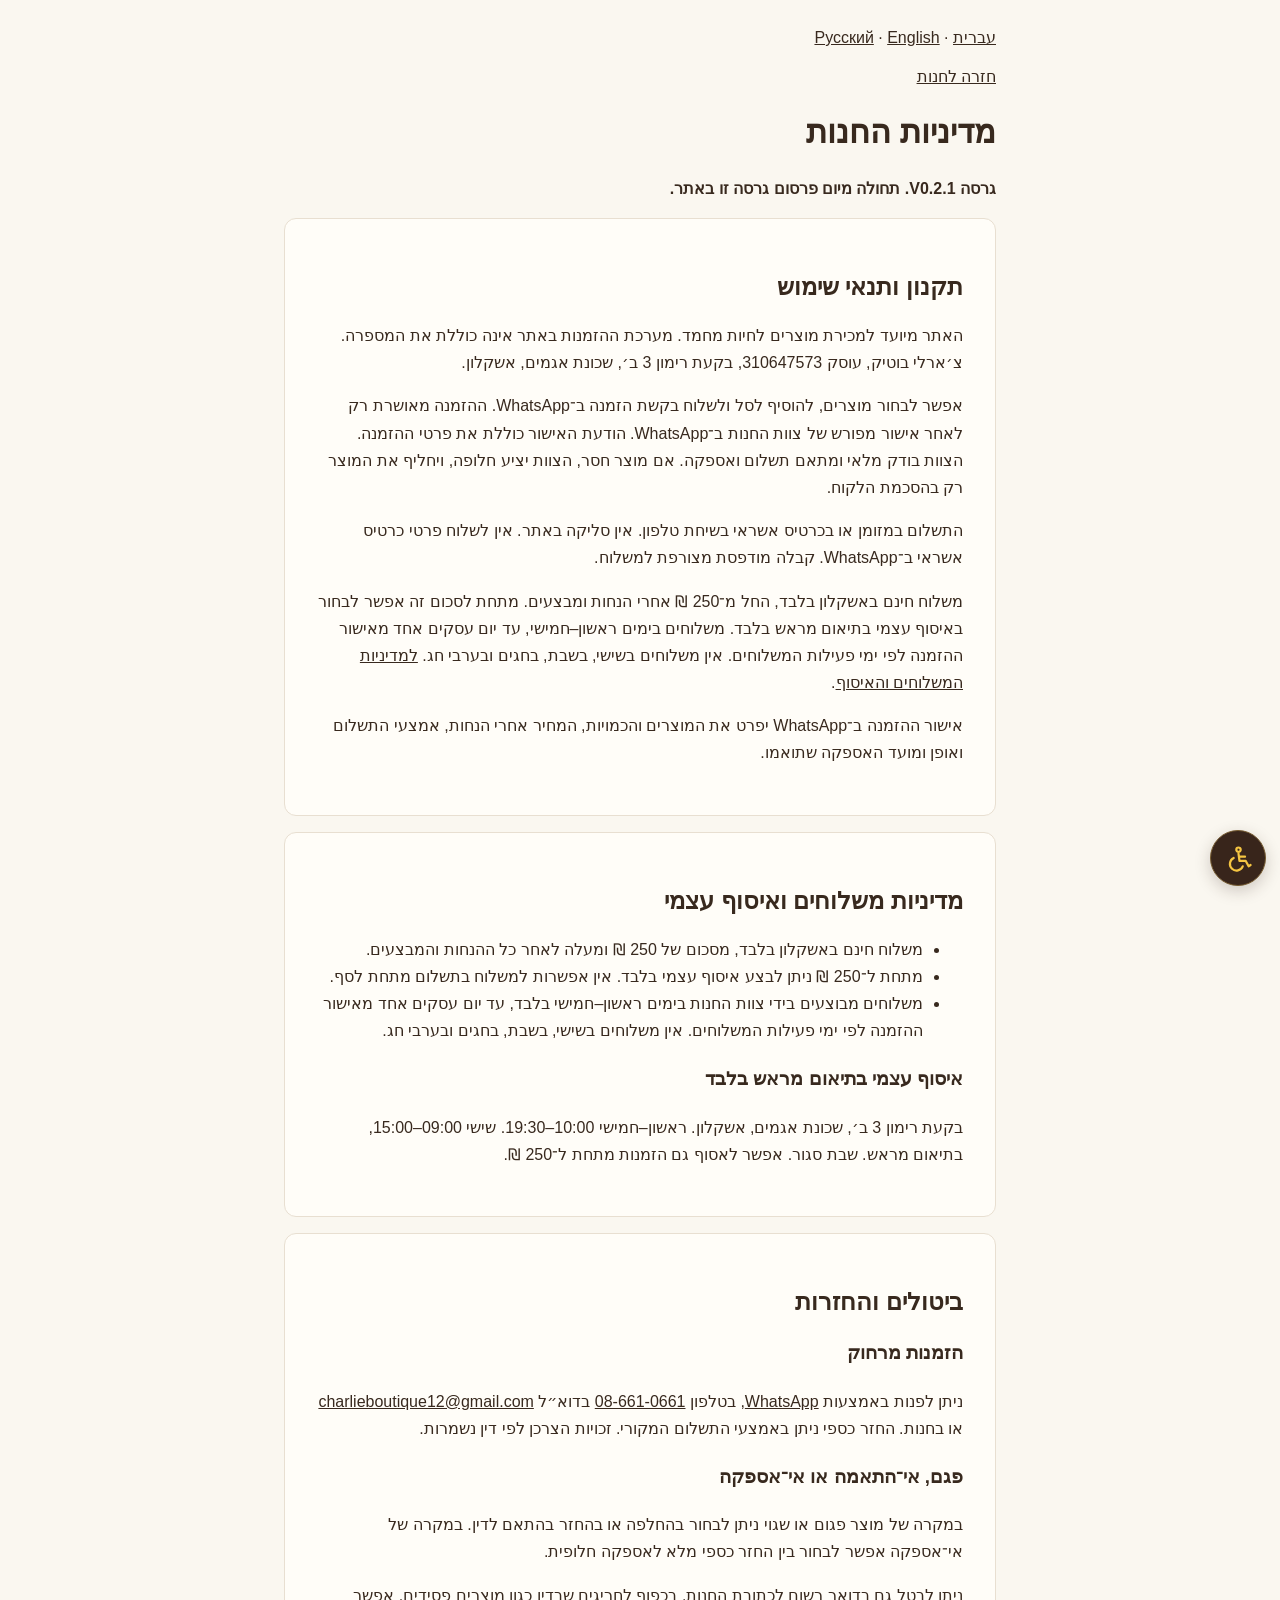
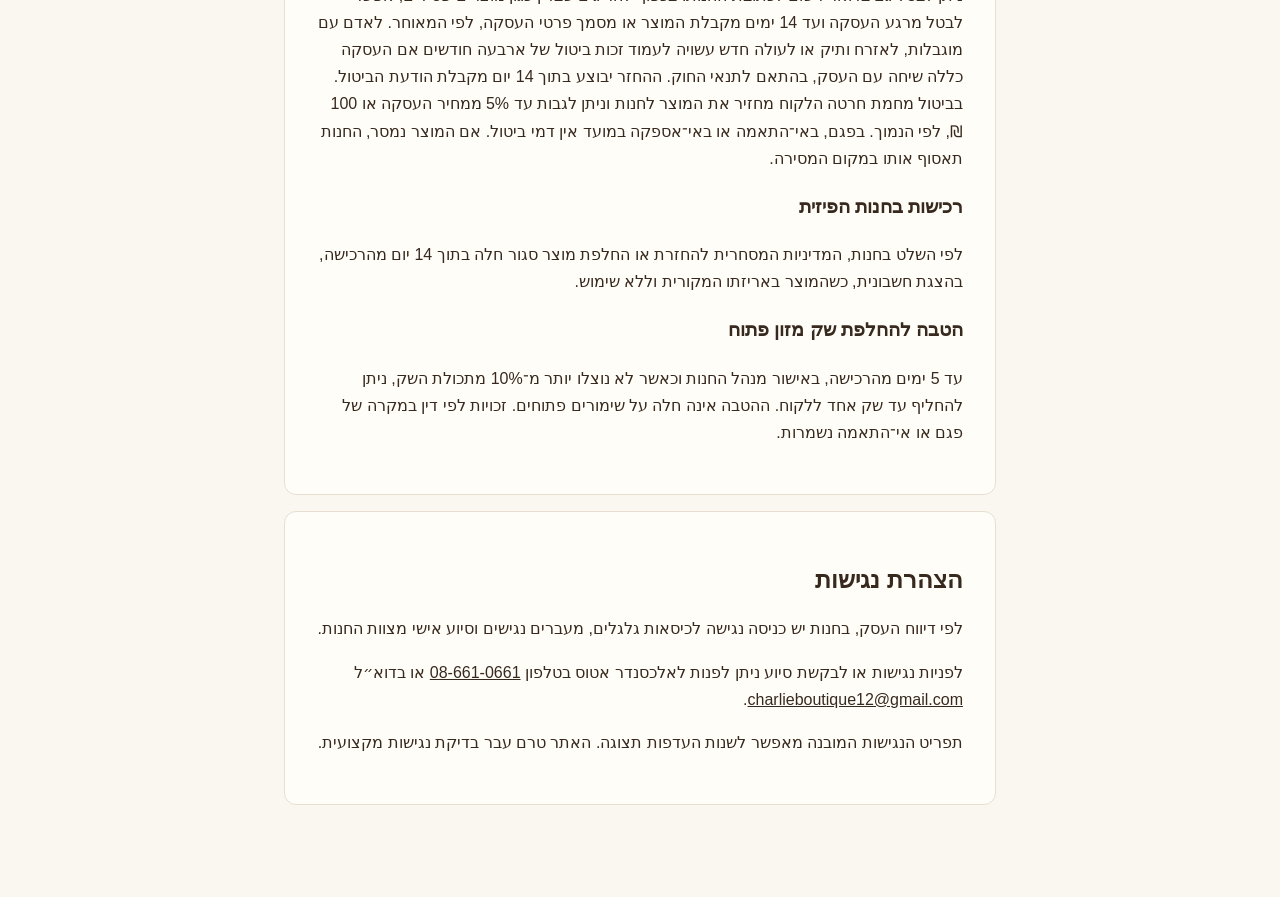
<file: store-policies.html>
<!doctype html>
<html lang="he" dir="rtl">
<meta charset="utf-8">
<meta name="viewport" content="width=device-width, initial-scale=1">
<meta name="robots" content="noindex,nofollow">
<title>צ׳ארלי בוטיק | מדיניות החנות</title>
<link rel="stylesheet" href="./accessibility.9fd39d0fd9dc74fa.css"><script src="./accessibility.a635bac3f334796a.js" defer></script><style>
  body{margin:0;background:#faf7f0;color:#38291e;font:1rem/1.7 Arial,sans-serif}
  main{box-sizing:border-box;max-width:760px;margin:auto;padding:24px}
  section{margin:16px 0;background:#fffdf8;border:1px solid #e8dfd1;border-radius:12px;padding:clamp(16px,4vw,32px)}
  a{color:inherit} h1,h2{line-height:1.3}
</style>
<main class="policy-page"><nav class="policy-languages" aria-label="שפות"><a href="./store-policies.html" lang="he" aria-current="page">עברית</a> · <a href="./store-policies-ru.html" lang="ru">Русский</a> · <a href="./store-policies-en.html" lang="en">English</a></nav>
  <a href="./">חזרה לחנות</a>
  <h1>מדיניות החנות</h1>
  <p><strong>גרסה V0.2.1. תחולה מיום פרסום גרסה זו באתר.</strong></p>
  <section id="terms" aria-labelledby="terms-title">
    <h2 id="terms-title">תקנון ותנאי שימוש</h2>
    <p>האתר מיועד למכירת מוצרים לחיות מחמד. מערכת ההזמנות באתר אינה כוללת את המספרה. צ׳ארלי בוטיק, עוסק 310647573, בקעת רימון 3 ב׳, שכונת אגמים, אשקלון.</p>
<p>אפשר לבחור מוצרים, להוסיף לסל ולשלוח בקשת הזמנה ב־WhatsApp. ההזמנה מאושרת רק לאחר אישור מפורש של צוות החנות ב־WhatsApp. הודעת האישור כוללת את פרטי ההזמנה. הצוות בודק מלאי ומתאם תשלום ואספקה. אם מוצר חסר, הצוות יציע חלופה, ויחליף את המוצר רק בהסכמת הלקוח.</p>
<p>התשלום במזומן או בכרטיס אשראי בשיחת טלפון. אין סליקה באתר. אין לשלוח פרטי כרטיס אשראי ב־WhatsApp. קבלה מודפסת מצורפת למשלוח.</p>
<p>משלוח חינם באשקלון בלבד, החל מ־250 ₪ אחרי הנחות ומבצעים. מתחת לסכום זה אפשר לבחור באיסוף עצמי בתיאום מראש בלבד. משלוחים בימים ראשון–חמישי, עד יום עסקים אחד מאישור ההזמנה לפי ימי פעילות המשלוחים. אין משלוחים בשישי, בשבת, בחגים ובערבי חג. <a href="#shipping">למדיניות המשלוחים והאיסוף</a>.</p>
    <p>אישור ההזמנה ב־WhatsApp יפרט את המוצרים והכמויות, המחיר אחרי הנחות, אמצעי התשלום ואופן ומועד האספקה שתואמו.</p>
  </section>
  <section id="shipping" aria-labelledby="shipping-title">
    <h2 id="shipping-title">מדיניות משלוחים ואיסוף עצמי</h2>
    <ul>
  <li>משלוח חינם באשקלון בלבד, מסכום של 250 ₪ ומעלה לאחר כל ההנחות והמבצעים.</li>
  <li>מתחת ל־250 ₪ ניתן לבצע איסוף עצמי בלבד. אין אפשרות למשלוח בתשלום מתחת לסף.</li>
  <li>משלוחים מבוצעים בידי צוות החנות בימים ראשון–חמישי בלבד, עד יום עסקים אחד מאישור ההזמנה לפי ימי פעילות המשלוחים. אין משלוחים בשישי, בשבת, בחגים ובערבי חג.</li>
</ul>
<h3>איסוף עצמי בתיאום מראש בלבד</h3>
<p>בקעת רימון 3 ב׳, שכונת אגמים, אשקלון. ראשון–חמישי 10:00–19:30. שישי 09:00–15:00, בתיאום מראש. שבת סגור. אפשר לאסוף גם הזמנות מתחת ל־250 ₪.</p>

  </section>
  <section id="returns" aria-labelledby="returns-title">
    <h2 id="returns-title">ביטולים והחזרות</h2>
    <h3>הזמנות מרחוק</h3>
<p>ניתן לפנות באמצעות <a href="https://wa.me/972546375055">WhatsApp</a>, בטלפון <a href="tel:086610661">08-661-0661</a> בדוא״ל <a href="mailto:charlieboutique12@gmail.com">charlieboutique12@gmail.com</a> או בחנות. החזר כספי ניתן באמצעי התשלום המקורי. זכויות הצרכן לפי דין נשמרות.</p>
<h3>פגם, אי־התאמה או אי־אספקה</h3>
<p>במקרה של מוצר פגום או שגוי ניתן לבחור בהחלפה או בהחזר בהתאם לדין. במקרה של אי־אספקה אפשר לבחור בין החזר כספי מלא לאספקה חלופית.</p>
<p>ניתן לבטל גם בדואר רשום לכתובת החנות. בכפוף לחריגים שבדין כגון מוצרים פסידים, אפשר לבטל מרגע העסקה ועד 14 ימים מקבלת המוצר או מסמך פרטי העסקה, לפי המאוחר. לאדם עם מוגבלות, לאזרח ותיק או לעולה חדש עשויה לעמוד זכות ביטול של ארבעה חודשים אם העסקה כללה שיחה עם העסק, בהתאם לתנאי החוק. ההחזר יבוצע בתוך 14 יום מקבלת הודעת הביטול. בביטול מחמת חרטה הלקוח מחזיר את המוצר לחנות וניתן לגבות עד 5% ממחיר העסקה או 100 ₪, לפי הנמוך. בפגם, באי־התאמה או באי־אספקה במועד אין דמי ביטול. אם המוצר נמסר, החנות תאסוף אותו במקום המסירה.</p>
<h3>רכישות בחנות הפיזית</h3>
<p>לפי השלט בחנות, המדיניות המסחרית להחזרת או החלפת מוצר סגור חלה בתוך 14 יום מהרכישה, בהצגת חשבונית, כשהמוצר באריזתו המקורית וללא שימוש.</p>
<h3>הטבה להחלפת שק מזון פתוח</h3>
<p>עד 5 ימים מהרכישה, באישור מנהל החנות וכאשר לא נוצלו יותר מ־10% מתכולת השק, ניתן להחליף עד שק אחד ללקוח. ההטבה אינה חלה על שימורים פתוחים. זכויות לפי דין במקרה של פגם או אי־התאמה נשמרות.</p>
  </section>
  <section id="accessibility" aria-labelledby="accessibility-title">
    <h2 id="accessibility-title">הצהרת נגישות</h2>
    <p>לפי דיווח העסק, בחנות יש כניסה נגישה לכיסאות גלגלים, מעברים נגישים וסיוע אישי מצוות החנות.</p>
<p>לפניות נגישות או לבקשת סיוע ניתן לפנות לאלכסנדר אטוס בטלפון <a href="tel:086610661">08-661-0661</a> או בדוא״ל <a href="mailto:charlieboutique12@gmail.com">charlieboutique12@gmail.com</a>.</p>
<p>תפריט הנגישות המובנה מאפשר לשנות העדפות תצוגה. האתר טרם עבר בדיקת נגישות מקצועית.</p>
  </section>
</main>
</html>
</file>
<file: styles/tokens.abccb46f831fa7a2.css>
:root {
  --ink:#211f1a; --muted:#615d54; --sun:#ffca18; --sun-strong:#f1b800;
  --paper:#fff; --cream:#faf9f5; --sand:#f6f2e8; --line:#dedbd1;
  --brown:#362b20; --radius:18px; --small-radius:10px;
  --shadow:0 12px 30px rgb(48 36 13 / 8%);
  --font:Arial,"Noto Sans Hebrew",sans-serif; --ease:cubic-bezier(.2,.68,.24,1);
  --gutter:clamp(16px,4vw,64px); --space:clamp(42px,6vw,88px);
}
*,*::before,*::after{box-sizing:border-box}
html{scroll-behavior:smooth;scroll-padding-block-start:90px}
body{margin:0;color:var(--ink);background:var(--paper);font:1rem/1.55 var(--font)}
h1,h2,h3,p{margin:0}h1,h2,h3{line-height:1.12;text-wrap:balance}
h2{font-size:clamp(1.65rem,3.1vw,2.7rem);letter-spacing:-.05em}
a{color:inherit;text-underline-offset:4px}button,select,input,summary{font:inherit;color:inherit}
button,select,summary{cursor:pointer}button{border:0}img{max-width:100%;display:block}
:focus-visible{outline:3px solid #614800;outline-offset:4px}
[hidden]{display:none!important}button:disabled{opacity:.55;cursor:not-allowed}
.icon,.animal-icon{fill:none;stroke:currentColor;stroke-width:1.65;stroke-linejoin:round;stroke-linecap:round;flex:none}
.icon{width:1.35rem;height:1.35rem}
.shell{width:min(calc(100% - var(--gutter) * 2),1360px);margin-inline:auto}
.btn,.cart-launch,.mini,.chip,.entry-language button,.measurement-open{display:inline-flex;justify-content:center;align-items:center;gap:.55rem;min-height:44px;border-radius:999px;font-weight:700;text-decoration:none;transition:transform .18s var(--ease),background .18s}
.btn{background:var(--ink);color:white;padding:.7rem 1.45rem}
.btn:hover,.cart-launch:hover{background:#443b2c}.btn:active,.cart-launch:active,.mini:active,.category-card:active{transform:scale(.97)}
.text-link{font-size:.93rem;font-weight:700;text-decoration-thickness:1px}
.skip{position:fixed;top:-120px;z-index:60;background:white;padding:1rem}.skip:focus{top:0}
@media(prefers-reduced-motion:reduce){html{scroll-behavior:auto}*,*::before,*::after{animation-duration:.01ms!important;transition-duration:.01ms!important;scroll-behavior:auto!important}}
</file>
<file: styles/store.03346071e336c3e6.css>
.mobile-dock{display:none}.photo-fallback{font:700 1.3rem Georgia,serif;color:var(--muted)}.price del{font-size:.86rem;color:var(--muted)}#deliveryStatus{font-size:.9rem;margin-top:12px}.stock:before{content:"";display:inline-block;width:6px;height:6px;border-radius:50%;background:currentColor;margin-inline-end:6px}
@media(max-width:550px){.mobile-dock{position:fixed;inset:auto 0 0;z-index:8;display:flex;background:white;border-top:1px solid var(--line);padding:4px max(10px,env(safe-area-inset-right)) max(4px,env(safe-area-inset-bottom));justify-content:space-around}.mobile-dock a,.mobile-dock button{display:grid;align-items:center;min-height:44px;padding:0 16px;background:none;color:var(--ink);text-decoration:none;font-weight:700}.access-widget{bottom:calc(58px + env(safe-area-inset-bottom))!important}.feature-row .photo{min-width:64px;max-width:30%;height:auto}#measurementPreferences{bottom:65px}}
.delivery-strip{min-height:32px;background:var(--sun);display:flex;align-items:center;justify-content:center;gap:.55rem;padding:5px 12px;text-align:center;font-size:.84rem;font-weight:700}.delivery-strip .icon{width:19px;height:19px}
.mast{background:var(--paper);border-bottom:1px solid var(--line);position:sticky;top:0;z-index:9}
.mast-inner,.tools,.brand,.mast nav,.hero-actions,.section-title,.location,.field,.entry-choices,.entry-links{display:flex;align-items:center}
.mast-inner{min-height:82px;gap:clamp(16px,4vw,72px);justify-content:space-between}
.brand{gap:9px;text-decoration:none;white-space:nowrap;line-height:1;font-size:1.4rem;font-weight:800;letter-spacing:-.055em}
.brand img{border-radius:50%;width:49px;height:49px}.brand small{display:block;font-size:.61rem;letter-spacing:.16em;margin-top:5px}
.mast nav{gap:clamp(20px,3vw,48px)}.mast nav a{font-weight:600;text-decoration:none}.mast nav a:hover,.text-link:hover{text-decoration:underline;text-decoration-thickness:2px}
.tools{gap:7px}.icon-btn{width:44px;height:44px;display:grid;place-items:center;border-radius:50%;background:transparent;color:var(--ink);list-style:none}
.icon-btn:hover{background:var(--cream)}summary::-webkit-details-marker{display:none}
.cart-launch{background:var(--ink);color:white;padding:6px 15px}.cart-launch b{background:var(--sun);color:var(--ink);border-radius:50%;min-width:22px;text-align:center;font-size:.78rem}.cart-launch .icon{width:18px}
#languageMenu{position:relative}#entryLanguage{position:absolute;z-index:4;inset-inline-end:0;top:calc(100% + 6px);padding:6px;background:white;box-shadow:var(--shadow);border:1px solid var(--line);border-radius:12px;min-width:120px}.entry-language button{width:100%;background:white}.entry-language button[aria-pressed=true]{background:var(--sand)}
.hero{display:grid;grid-template-columns:1.03fr 1fr;margin-top:clamp(14px,2vw,32px);border-radius:var(--radius);overflow:hidden;background:#fcf6e5}
.hero-copy{display:flex;flex-flow:column;align-items:flex-start;justify-content:center;padding:clamp(24px,4.2vw,80px);gap:clamp(14px,1.6vw,25px)}
.location{gap:6px;font-weight:700;font-size:.88rem}.location .icon{width:16px;color:#785c12}
.hero h1{font-size:clamp(3rem,5.7vw,6.4rem);letter-spacing:-.08em;font-weight:800;line-height:1.02}
.hero h1 em{font-style:normal;position:relative;white-space:nowrap;isolation:isolate}.hero h1 em:after{content:"";position:absolute;bottom:.05em;inset-inline:0;height:.12em;background:var(--sun);transform:rotate(-2deg);border-radius:60%;z-index:-1}
.hero-copy p{color:#524c3e;font-size:clamp(1rem,1.4vw,1.25rem);line-height:1.55}.hero-actions{gap:24px}.hero .primary{min-height:49px;padding-inline:1.7rem}
.hero-photo{position:relative;isolation:isolate;min-height:clamp(325px,31vw,465px);overflow:hidden;background:#ffc20a}.hero-photo img{position:absolute;inset:0;width:100%;height:100%;object-fit:cover;object-position:50% 23%}
.photomark{position:absolute;left:5%;bottom:6%;color:white;font:italic 600 clamp(1.65rem,2.6vw,2.6rem)/.83 Georgia,serif;letter-spacing:-.085em;transform:rotate(-9deg);text-shadow:0 1px 4px #58400055;direction:ltr;pointer-events:none}.photomark span{display:block;padding-left:.5em}
.section,.cat-section{margin-block:var(--space)}.cat-section{margin-top:clamp(26px,3.8vw,60px)}
.section-title{justify-content:space-between;gap:12px;margin-bottom:20px}.section-title>span{color:var(--muted)}
.shortcuts{display:grid;grid-template-columns:repeat(5,minmax(0,1fr));gap:12px}
.category-card{padding:16px 10px;min-height:76px;background:var(--cream);border:1px solid #eeece3;border-radius:14px;display:flex;align-items:center;justify-content:center;gap:12px;font-weight:700;transition:background .18s,transform .18s}
.animal-icon{width:35px;height:35px;stroke-width:1.4}.category-card:hover,.category-card[aria-pressed=true]{background:#fff2bf;border-color:#e6c85c}.category-card:hover .animal-icon{transform:translateY(-2px)}
.entry-card,.measurement-preferences,#purchaseTerms{color:var(--ink);background:var(--cream);border:1px solid var(--line);border-radius:var(--radius);padding:clamp(18px,3vw,36px)}
.entry-card{width:min(calc(100% - var(--gutter)*2),1360px);margin:var(--space) auto}.entry-inner{max-width:76ch}.entry-inner h2{font-size:1.65rem}.entry-inner p{margin-block:10px}.entry-choices,.entry-links{gap:10px;flex-wrap:wrap;margin-top:14px}.entry-links{gap:7px 16px;font-size:.875rem}
.entry-choices .btn{background:var(--paper);color:var(--ink);border:1px solid var(--ink)}.entry-choices .btn:hover{background:var(--sun)}.entry-language{direction:ltr}.entry-language button{min-height:44px}
.toolbar{display:flex;gap:12px;flex-wrap:wrap}.field,.toolbar select,.variant{border:1px solid var(--line);background:white;border-radius:var(--small-radius);min-height:46px}.field{padding:0 .9rem;gap:8px;flex:1;color:var(--muted)}.field input{min-width:0;width:100%;border:0;background:none}.toolbar select,.variant{padding:.5rem .8rem}
.categories,.filters{display:flex;flex-wrap:wrap;gap:7px;margin:14px 0}.filters:empty{display:none}.chip,.mini{background:var(--cream);color:var(--ink);padding:6px 16px;border:1px solid var(--line)}.chip.active{background:var(--ink);color:white}.filters label{padding:4px}
.grid{display:grid;grid-template-columns:repeat(2,minmax(0,1fr));gap:20px}.product{border:1px solid var(--line);border-radius:var(--radius);overflow:hidden;display:grid;grid-template-columns:minmax(0,.82fr) minmax(0,1.14fr);background:white;transition:box-shadow .2s,transform .2s}
.product:hover{box-shadow:var(--shadow)}.photo{display:grid;place-items:center;padding:14px;background:var(--cream);min-height:130px;overflow:hidden}.photo img{width:100%;max-height:285px;object-fit:contain;mix-blend-mode:multiply;transition:transform .3s var(--ease)}.product:hover .photo img{transform:scale(1.03)}
.pbody{min-width:0;padding:clamp(14px,2vw,28px);display:flex;flex-direction:column;gap:8px;align-items:flex-start}.pbody small,.brand-tag{text-transform:uppercase;letter-spacing:.1em;font-weight:700;color:var(--muted)}.pbody h3{font-size:clamp(1.05rem,1.7vw,1.45rem);line-height:1.26}.pbody details{font-size:.875rem}.desc{white-space:pre-line;line-height:1.55;padding-block:8px}.variant{width:100%;min-height:44px}.stock{font-size:.86rem;color:#314f37}.out{color:#785245}.price{font-weight:800;font-size:1.15rem}.pbody .btn{align-self:stretch;margin-top:auto}.promo{font-size:.85rem;font-weight:700;color:#614600;background:#fff4c9;border-radius:6px;padding:3px 7px}
.section>h2,.info h2{margin-bottom:20px}.offer-panel,.feature-row,.brand-filter{border-radius:var(--radius);display:flex;align-items:center;gap:clamp(14px,3vw,40px)}
.offer-panel{background:var(--ink);color:white;padding:clamp(20px,3vw,44px);flex-wrap:wrap;margin-block:8px}.offer-panel strong{font-size:clamp(2.3rem,5vw,4.8rem);color:var(--sun);line-height:1;font-weight:800;letter-spacing:-.065em}.offer-panel h3{font-size:clamp(1.1rem,2vw,1.65rem)}.offer-panel .btn{margin-inline-start:auto;background:var(--sun);color:var(--ink)}
.feature-row{background:var(--sand);padding:clamp(18px,2.6vw,34px)}.feature-row img{width:clamp(85px,12vw,145px);height:140px;object-fit:contain;mix-blend-mode:multiply}.feature-row h3{margin-block:4px 14px}.brand-filter{min-height:54px;background:white;border:1px solid var(--line);padding:.2rem 1.5rem;font:bold 1.4rem Georgia,serif}
.info{background:var(--cream);padding-block:var(--space)}.info-grid{display:grid;grid-template-columns:repeat(3,minmax(0,1fr));gap:clamp(18px,3vw,48px)}.info-grid article+article{border-inline-start:1px solid var(--line);padding-inline-start:clamp(16px,3vw,48px)}.info-grid .icon{color:#785a10;margin-bottom:12px}.info-grid h3{margin-bottom:8px}.info-grid p{color:var(--muted)}
.store-footer{background:var(--ink);color:white;padding:34px var(--gutter);display:grid;grid-template-columns:1fr 1fr 1.1fr;gap:16px 30px}.store-footer address{font-style:normal;display:grid;gap:5px;overflow-wrap:anywhere}.store-footer ul{list-style:none;padding:0;margin:0;display:grid;gap:6px}.store-footer p{grid-column:1/-1;order:4;border-top:1px solid #544f42;padding-top:14px;font-size:.85rem;color:#e1ded4}.store-footer a{width:fit-content}.store-footer .measurement-open{background:none;color:white;padding:0;text-decoration:underline;font:inherit}
.overlay{position:fixed;inset:0;z-index:40;display:flex;justify-content:flex-end;background:#201d175e;visibility:hidden;opacity:0;transition:opacity .2s,visibility .24s}.overlay.open{opacity:1;visibility:visible}.modal{width:min(440px,100%);height:100%;overflow-y:auto;background:var(--paper);padding:24px;box-shadow:var(--shadow);transform:translateX(-100%);transition:transform .24s var(--ease);overscroll-behavior:contain}.overlay.open .modal{transform:none}.modal-head{display:flex;align-items:center;justify-content:space-between;gap:8px;padding-bottom:16px;border-bottom:1px solid var(--line)}.modal h2{font-size:1.6rem}.cart-row,#cartTotal,#cartItems>.empty,#cartItems>p{padding:16px 0;border-bottom:1px solid var(--line)}.cart-actions{display:flex;align-items:center;gap:8px;flex-wrap:wrap;margin-top:8px}.cart-actions .mini{min-width:44px;padding:4px 8px}#cartTotal strong{display:block;margin-top:6px;font-size:1.25rem}#checkout{width:100%;margin-top:18px}.cart-launch.bump b{animation:bump .35s var(--ease)}@keyframes bump{50%{transform:scale(1.28)}}
#measurementPreferences{position:fixed;z-index:35;inset-inline:var(--gutter);bottom:16px;max-width:620px;max-height:78dvh;overflow:auto;margin:0 auto;background:white;box-shadow:var(--shadow);border:1px solid var(--line);border-radius:var(--radius)}
.loading{height:165px;border-radius:var(--radius);background:var(--sand);animation:pulse .85s ease-in-out infinite alternate}@keyframes pulse{to{opacity:.45}}
@media(prefers-reduced-motion:no-preference){.hero-copy>*{animation:arrive .48s var(--ease) both}.hero-copy h1{animation-delay:40ms}.hero-actions{animation-delay:90ms}.product{animation:arrive .24s var(--ease) both}@keyframes arrive{from{opacity:0;transform:translateY(8px)}to{opacity:1;transform:none}}}
@media(max-width:940px){.mast nav{gap:16px}.mast-inner{gap:10px}.product{grid-template-columns:1fr}.photo{height:195px}.photo img{height:100%}.grid{align-items:start}.hero-copy{padding:26px}.category-card{flex-direction:column;gap:4px}.hero h1{font-size:clamp(2.55rem,6.4vw,4.5rem)}}
@media(max-width:730px){.mast nav{display:none}.mast-inner{min-height:64px}.brand{font-size:1.18rem}.brand img{width:40px;height:40px}.tools{gap:0}.cart-launch{padding:5px 11px}.cart-launch>span{display:none}.hero{grid-template-columns:1fr 1fr}.hero-copy{padding:20px}.hero-actions{gap:12px;flex-wrap:wrap}.hero-photo{min-height:280px}.section-title{margin-bottom:14px}.shortcuts{gap:6px}.category-card{padding:10px 4px;min-height:73px;border-radius:11px}.animal-icon{width:29px;height:29px}.store-footer{grid-template-columns:1fr 1fr}.footer-identity{grid-column:1/-1}}
@media(max-width:550px){.delivery-strip{font-size:.77rem}.hero{grid-template-columns:minmax(0,1fr);position:relative}.hero-copy{padding:24px 20px 22px;gap:13px}.hero h1{font-size:clamp(2.7rem,10.7vw,3.65rem)}.hero-copy p{line-height:1.4}.hero-copy p br{display:none}.hero-photo{height:clamp(188px,52vw,255px);min-height:0}.hero-photo img{object-position:50% 17%}.photomark{left:5%;bottom:12%}.hero .primary{min-height:44px}.hero-actions{gap:18px}.cat-section{margin-top:26px}.shortcuts{gap:4px}.category-card{font-size:.86rem}.toolbar{gap:6px}.toolbar select{max-width:45%}.grid{gap:8px}.pbody{padding:10px;gap:7px}.photo{height:134px;padding:10px}.pbody h3{font-size:1.01rem}.pbody .btn{padding:.45rem .55rem}.promo{font-size:.79rem}.offer-panel .btn{margin-inline-start:0}.info-grid{grid-template-columns:1fr;gap:16px}.info-grid article+article{border:0;border-top:1px solid var(--line);padding:16px 0 0}.store-footer{grid-template-columns:1fr}.store-footer address,.store-footer nav{grid-column:1}.modal{height:auto;max-height:88dvh;align-self:flex-end;border-radius:20px 20px 0 0;padding:18px 18px max(22px,env(safe-area-inset-bottom));transform:translateY(100%)}.entry-links{font-size:.86rem}}

/* Storefront-only positioning; the policy pages retain their own controls. */
#desktopAccess .access-widget,#mobileAccess .access-widget{position:relative;inset:auto!important;z-index:10}
#desktopAccess .access-trigger,#mobileAccess .access-trigger{width:44px;height:44px;box-shadow:none}
#desktopAccess .access-panel{inset:auto auto auto 0;top:calc(100% + 8px);max-width:min(23rem,85vw)}
#mobileAccess .access-panel{inset-inline-start:auto;inset-inline-end:0;bottom:calc(100% + 8px)}
.source-note{font-size:.9rem;margin-bottom:12px;color:var(--muted)}
body:has(#storeEntry:not([hidden])) main>.hero,body:has(#storeEntry:not([hidden])) main>.cat-section,body:has(#storeEntry:not([hidden])) main>.info{display:none}
body:has(#storeEntry:not([hidden])) main{min-height:calc(100svh - 118px);display:grid;align-content:center}
.entry-inner{margin-inline:auto;text-align:center}.entry-links,.entry-choices{justify-content:center}
@media(max-width:550px){#desktopAccess{display:none}.mobile-dock a,.mobile-dock>button{display:flex;flex-direction:column;justify-content:center;gap:2px;padding-inline:8px;font-size:.82rem}.mobile-dock .icon{width:19px;height:19px}.mobile-dock{align-items:center}.mobile-dock .access-trigger{padding:0;background:var(--access-brown)}body:has(#storeEntry:not([hidden])) main{padding-bottom:54px}}

@media(max-width:550px){#mobileAccess .access-trigger{color:#ffcf23;background:#38251b}#mobileAccess .access-trigger .access-icon{stroke:currentColor}}
</file>
<file: measurement.f20393883e6bb42e.css>
.measurement-preferences{max-width:1180px;margin:16px auto;padding:14px 20px;background:var(--paper);border:1px solid var(--line);border-radius:7px}
.measurement-preferences[hidden],.measurement-open[hidden]{display:none}
.measurement-preferences h2{font-size:1.125rem;margin:0 0 8px}
.measurement-preferences p{margin:6px 0;line-height:1.55}
.measurement-preferences label{display:block;margin:9px 0;font-size:0.875rem}
.measurement-actions{display:flex;flex-wrap:wrap;gap:8px;margin:9px 0}
.measurement-open{color:inherit;background:none;border:0;text-decoration:underline;padding:5px}
.measurement-open:focus-visible,.measurement-preferences :focus-visible{outline:2px solid var(--gold);outline-offset:3px}
.measurement-preferences{width:calc(100% - 32px);border-radius:12px;box-shadow:0 8px 24px #38291e12}
.measurement-preferences a{color:var(--brown)}
.measurement-actions .btn{flex:1 1 140px;min-height:44px;background:var(--brown);border-color:var(--brown);color:white}
.measurement-actions .btn:hover:not(:disabled){background:#543d2f;border-color:#543d2f}
.measurement-actions .btn:disabled{opacity:.55;cursor:default}
footer a{color:inherit}
.store-footer nav{margin-block:12px}
.store-footer ul{display:flex;justify-content:center;flex-wrap:wrap;gap:4px 16px;list-style:none;margin:0;padding:0}
.store-footer nav a:not([hidden]),.store-footer .measurement-open:not([hidden]){display:inline-flex;align-items:center;min-height:44px;padding-inline:4px}
.store-footer a:focus-visible{outline:2px solid var(--gold);outline-offset:3px}
.store-footer address{display:flex;flex-wrap:wrap;justify-content:center;align-items:center;gap:0 16px;font-style:normal;overflow-wrap:anywhere}
.store-footer address a{padding-block:8px}
.hero-link{display:inline-block;text-decoration:none}
:where(a,button,input,select,summary):focus-visible{outline:2px solid #76531f;outline-offset:3px}
.store-footer :focus-visible{outline-color:#f5d174}
@media(prefers-reduced-motion:reduce){*,*::before,*::after{scroll-behavior:auto!important;animation-duration:.01ms!important;transition-duration:.01ms!important}}
.hero-link{color:#261b14}
.pbody small{color:#76531f}
.entry-card{display:grid;place-items:center;min-height:100vh;min-height:100dvh;width:100%;padding:clamp(20px,5vw,48px);background:#fff;color:var(--brown);text-align:center;line-height:1.6}
.entry-card[hidden],.entry-card [hidden]{display:none}
.entry-brand{display:grid;justify-items:center;gap:4px;font-weight:800;letter-spacing:.03em;font-size:clamp(1.15rem,4vw,1.7rem);color:#38291e}.entry-brand span[aria-hidden]{font-size:2rem;line-height:1}
.entry-language{display:flex;flex-wrap:wrap;justify-content:center;gap:8px;margin-block:20px}
.entry-card h1,#purchaseTerms h2{margin-block:12px}
.entry-card a,#purchaseTerms a{color:#634413}
.entry-choices,.entry-links{display:flex;gap:8px;flex-wrap:wrap;margin-block:12px}
.entry-choices .btn{flex:1 1 190px;min-height:44px;margin:0}
.entry-links a{display:inline-flex;align-items:center;min-height:44px;padding-inline:5px}
#purchaseTerms{box-sizing:border-box;width:min(520px,calc(100% - 32px));padding:24px;border:1px solid var(--line);border-radius:16px;color:var(--brown);background:#fff;line-height:1.6}
#purchaseTerms::backdrop{background:#261b1488}
.entry-check{display:flex;align-items:center;gap:10px;padding-block:14px}

#storeContent[hidden]{display:none}
body:has(#storeEntry:not([hidden])){background:#fff}
.entry-inner{width:min(100%,560px)}
.entry-card h1{font-size:clamp(1.5rem,5vw,2rem);line-height:1.3}
.entry-card p{margin:10px auto;color:#594837}
.entry-language button{min-height:44px;border:1px solid #dfd0bb;border-radius:999px;padding:6px 14px;background:white;color:var(--brown)}
.entry-language button[aria-pressed=true]{background:#f5e7ca;border-color:#ad8545;font-weight:bold}
.entry-card .entry-choices,.entry-card .entry-links{justify-content:center}
.entry-card .entry-choices .btn{flex:1 1 190px;max-width:270px}
.entry-reveal{animation:store-reveal .24s ease-out both}
@keyframes store-reveal{from{opacity:0;transform:translateY(5px)}to{opacity:1;transform:translateY(0)}}
@media(prefers-reduced-motion:reduce){.entry-reveal{animation:none!important}}
</file>
<file: accessibility.9fd39d0fd9dc74fa.css>
.access-widget{
  --access-gold:#F5C542;
  --access-brown:#38251B;
  --access-cream:#FFF8EC;
  --access-line:#e9dcca;
  position:fixed;
  z-index:30;
  inset-inline-start:max(14px,env(safe-area-inset-left));
  inset-block-end:max(14px,env(safe-area-inset-bottom));
  font:1rem/1.4 Arial,sans-serif;
  color:var(--access-brown);
}
.access-widget *{box-sizing:border-box}
.access-widget button{font:inherit;cursor:pointer}
.access-icon{inline-size:22px;block-size:22px;flex:none;fill:none;stroke:currentColor;stroke-width:1.7;stroke-linecap:round;stroke-linejoin:round;pointer-events:none}
.access-trigger{display:grid;place-items:center;inline-size:56px;block-size:56px;padding:0;border:1px solid #765b30;border-radius:50%;color:var(--access-gold);background:var(--access-brown);box-shadow:0 5px 16px #38251B38}
.access-trigger:hover{background:#4c3326}
.access-trigger .access-icon{inline-size:29px;block-size:29px;stroke-width:1.85}
.access-panel{
  position:absolute;
  inset-inline-start:0;
  inset-block-end:calc(100% + 10px);
  inline-size:min(23rem,calc(100vw - 32px));
  max-block-size:min(78dvh,calc(100dvh - 92px));
  overflow:auto;
  scrollbar-width:thin;
  scrollbar-color:#c7aa78 transparent;
  overscroll-behavior:contain;
  overflow-wrap:anywhere;
  border:1px solid var(--access-line);
  border-radius:18px;
  background:#fff;
  box-shadow:0 16px 40px #38251B26,0 3px 10px #38251B12;
  opacity:1;
  transform:translateY(0);
  transition:opacity .18s ease,transform .18s ease,display .18s allow-discrete;
}
.access-panel[hidden]{display:none;opacity:0;transform:translateY(7px);pointer-events:none}
@starting-style{.access-panel:not([hidden]){opacity:0;transform:translateY(7px)}}
.access-banner{display:grid;grid-template-columns:auto 1fr auto;align-items:center;gap:10px;padding:10px 14px;background:var(--access-brown);color:#fff}
.access-brand-icon{color:var(--access-gold)}
.access-banner h2{margin:0;font-size:1.08rem;font-weight:750;line-height:1.25}
.access-close{display:grid;place-items:center;inline-size:44px;block-size:44px;padding:0;color:#fff;background:transparent;border:1px solid #fff4;border-radius:11px}
.access-close:hover{background:#fff2}
.access-content{padding:14px}
.access-text-area{padding:10px 12px 12px;border:1px solid var(--access-line);border-radius:13px;background:var(--access-cream);text-align:center}
.access-text-area h3{margin:0 0 8px;font-size:.86rem}
.access-size{display:grid;grid-template-columns:44px minmax(3rem,auto) 44px;justify-content:center;gap:10px;align-items:center}
.access-size output{font-weight:700;font-variant-numeric:tabular-nums;direction:ltr}
.access-size button{display:grid;place-items:center;inline-size:44px;block-size:44px;padding:0;border:1px solid var(--access-line);border-radius:11px;background:#fff;color:var(--access-brown)}
.access-size button:disabled{opacity:.5;cursor:default}
.access-controls{display:grid;grid-template-columns:repeat(2,minmax(0,1fr));grid-auto-rows:1fr;gap:8px;margin-block-start:12px}
.access-controls button{
  position:relative;
  display:grid;
  place-items:center;
  align-content:center;
  gap:5px;
  min-block-size:70px;
  min-inline-size:0;
  padding:8px 10px;
  border:1px solid var(--access-line);
  border-radius:12px;
  background:#fff;
  color:var(--access-brown);
  line-height:1.25;
  font-size:.84rem;
  text-align:center;
}
.access-controls button:hover,.access-size button:not(:disabled):hover{background:var(--access-cream);border-color:#c7a967}
.access-controls [aria-pressed=true],.access-controls [aria-pressed=true]:hover{background:var(--access-gold);border-color:#a57405}
.access-check{position:absolute;inset-inline-end:5px;inset-block-start:5px;inline-size:15px;block-size:15px;visibility:hidden;stroke-width:2.8}
[aria-pressed=true] .access-check{visibility:visible}
.access-footer{display:flex;justify-content:center;flex-wrap:wrap;gap:0 14px;padding:2px 12px 6px;border-block-start:1px solid var(--access-line);background:var(--access-cream)}
.access-footer a{display:inline-flex;align-items:center;min-block-size:44px;color:#584026;text-decoration:underline;text-underline-offset:3px;font-size:.82rem}
.access-status{position:absolute;width:1px;height:1px;overflow:hidden;clip-path:inset(50%)}
.access-widget :focus-visible{outline:3px solid #1769ac;outline-offset:2px}
.access-banner :focus-visible,.access-trigger:focus-visible{outline-color:var(--access-gold)}
#cartOverlay.open{padding-block-end:80px}
#cartOverlay .modal{max-height:calc(100dvh - 96px)}
#purchaseTerms .access-widget{position:static;margin-block-start:12px}
#purchaseTerms .access-panel{position:relative;inset:auto;margin-block-start:8px;inline-size:100%;max-block-size:55dvh}
@media(prefers-reduced-motion:reduce){.access-panel{transition:none!important}}
html.access-gray{filter:grayscale(1)}
html.access-links a{text-decoration:underline!important;text-decoration-thickness:.15em!important;text-underline-offset:.18em;font-weight:bold}
html.access-font :where(body,button,input,select,textarea,output){font-family:Verdana,Arial,sans-serif!important;letter-spacing:normal}
html.access-motion *,html.access-motion *::before,html.access-motion *::after{animation:none!important;transition:none!important;scroll-behavior:auto!important}
html.access-contrast :where(body,header,footer,main,article,section,dialog,.entry-card,.entry-inner,.product,.pbody,.photo,.hero,.hero-copy,.hero-art,.cart-row,.notice,.access-panel,.access-text-area,.access-footer){background:#111!important;color:#fff!important}
html.access-contrast :where(body *){color:#fff!important;border-color:#e8d269!important}
html.access-contrast :where(a,a *){color:#ffe66d!important;text-decoration:underline}
html.access-contrast :where(button,input,select,summary,output){background:#161616!important;color:#fff!important;border:1px solid #ffe66d!important}
html.access-contrast :where([aria-pressed=true],.chip.active){background:#ffe66d!important;color:#111!important}
html.access-contrast :focus-visible{outline:3px solid #68e5ff!important;outline-offset:2px}

.entry-card{padding-block-end:max(76px,5vw)}
footer.store-footer,.policy-page{padding-block-end:76px}
.policy-languages{margin-block-end:12px}
.policy-page :where(p,a){overflow-wrap:anywhere}
.policy-page a:focus-visible{outline:3px solid #76531f;outline-offset:3px}

html.access-contrast .access-widget [aria-pressed=true] :where(span,svg,path){color:#111!important}
</file>
